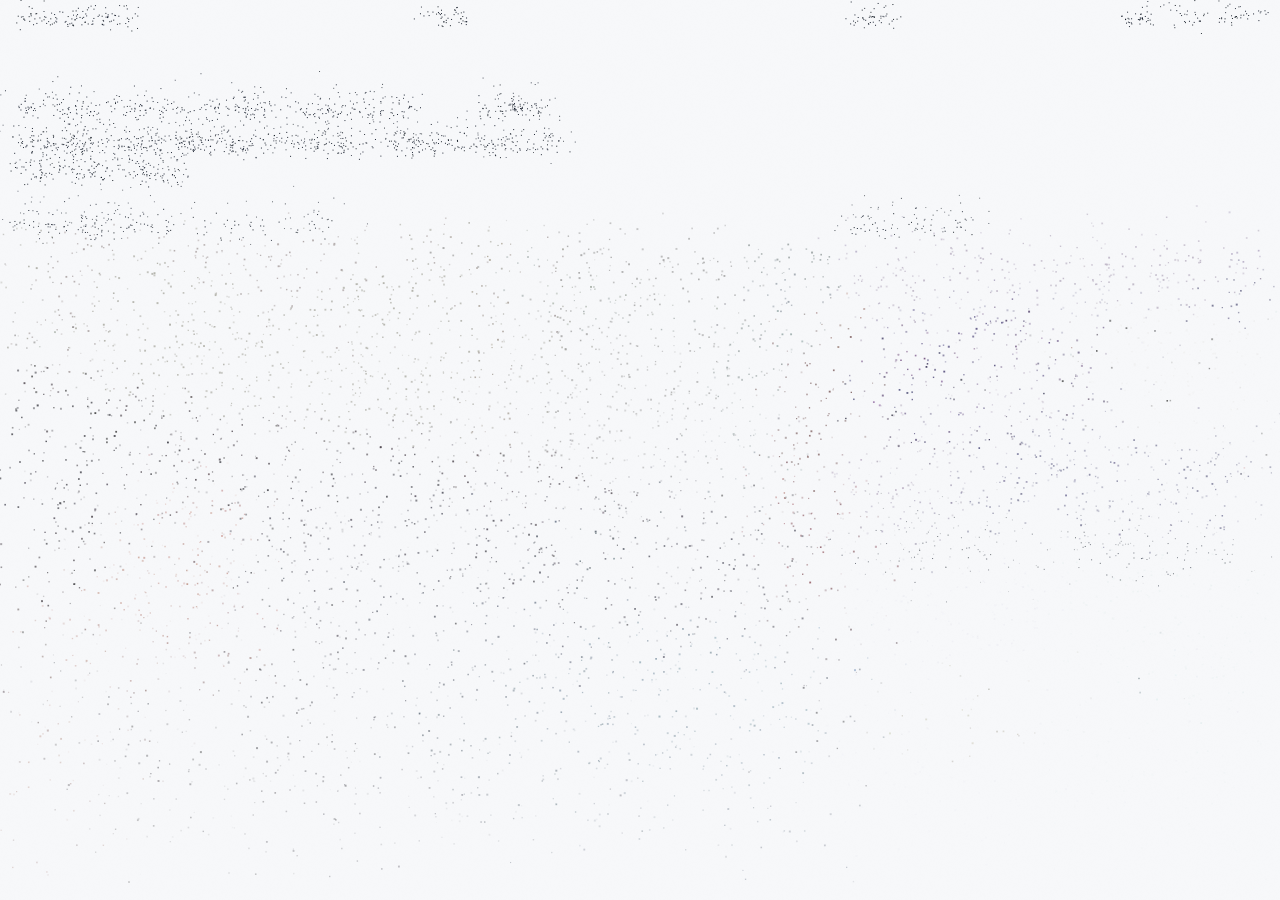
<file: index.html>
<!DOCTYPE html>
<html lang="en">
<head>
  <meta charset="utf-8">
  <meta name="color-scheme" content="light dark">
  <meta name="viewport" content="width=device-width, initial-scale=1">
  <title>Hanna Zubchenko · Product designer and design lead</title>
  <meta name="description" content="Hanna Zubchenko, product designer in Oslo at Cisco. I design enterprise tools that turn complex data into clear next steps.">
  <script>
    // Apply saved theme before first paint (no flash). "system" follows the device.
    (function () {
      var t = 'system';
      try { t = localStorage.getItem('theme') || 'system'; } catch (e) {}
      document.documentElement.dataset.theme = t;
    })();
    // First visit or refresh: show the loader (not when moving between pages, going back, or with reduce motion).
    (function () {
      try {
        var nav = performance.getEntriesByType('navigation')[0], type = nav ? nav.type : 'navigate';
        // Moving between pages on this site is marked just before leaving (see main.js),
        // so a fresh visit or a refresh always gets the loader, even inside a preview frame.
        var internal = false;
        try { internal = sessionStorage.getItem('hzInternal') === '1'; sessionStorage.removeItem('hzInternal'); } catch (e) {}
        var calm = window.matchMedia('(prefers-reduced-motion: reduce)').matches;
        if (!calm && type !== 'back_forward' && !(type === 'navigate' && internal)) document.documentElement.classList.add('boot');
      } catch (e) {}
    })();
  </script>
  <link rel="stylesheet" href="styles.css?v=202611281105">
</head>
<body class="is-landing">
  <div class="page">
    <header class="nav">
      <a href="./" class="nav__item">Hanna Zubchenko</a>
      <a href="about.html" class="nav__item">About</a>
      <a href="contact.html" class="nav__item">Contact</a>
      <div class="theme" role="group" aria-label="Color theme">
        <button type="button" data-theme-set="light">Light</button>
        <button type="button" data-theme-set="dark">Dark</button>
        <button type="button" data-theme-set="system">System</button>
      </div>
    </header>

    <p class="intro" data-roll>
      <span>Product designer in Oslo, currently at <span class="org"><svg class="org__mark" viewBox="0 0 108 28" aria-hidden="true" focusable="false"><defs><path id="cb-s" d="M0 22.769a2.348 2.348 0 0 0 3.935 1.545c.434-.403.7-.955.744-1.545v-5.2a2.34 2.34 0 0 0-4.679 0v5.2"/><path id="cb-t" d="M12.95 22.769a2.349 2.349 0 0 0 2.34 2.171 2.346 2.346 0 0 0 2.339-2.171V11.112a2.341 2.341 0 0 0-4.679 0V22.77"/><path id="cb-g" d="M25.832 27.464a2.345 2.345 0 0 0 4.678 0V2.249a2.342 2.342 0 0 0-4.678 0v25.215"/></defs><g fill="currentColor"><use href="#cb-s"/><use href="#cb-t"/><use href="#cb-g"/><use href="#cb-t" x="25.875"/><use href="#cb-s" x="51.75"/><use href="#cb-t" x="51.75"/><use href="#cb-g" x="51.75"/><use href="#cb-t" x="77.625"/><use href="#cb-s" x="103.375"/></g></svg>Cisco</span></span>
      <span>I design enterprise tools that turn complex data into clear next steps.</span>
    </p>

    <main class="work">
      <a href="workspace-advisor.html" class="tile tile--feature">
        <span class="tile__label" style="view-transition-name:workspace-advisor-title;view-transition-class:vt-title">Cisco Workspace Advisor <span class="tile__kicker">A Control Hub feature</span></span>
        <span class="tile__media" style="--tile-bg:#d9d9d9;view-transition-name:workspace-advisor-media;view-transition-class:vt-media">
          <video class="cover" muted loop playsinline preload="auto"
                 poster="assets/workspace-advisor-poster.jpg"
                 aria-label="A Cisco device scans a meeting room and rebuilds it in 3D in Control Hub">
            <source src="assets/workspace-advisor-loop.mp4" type="video/mp4">
          </video>
        </span>
      </a>

      <div class="work__side">
        <a href="control-hub.html" class="tile">
          <span class="tile__label" style="view-transition-name:control-hub-title;view-transition-class:vt-title">Cisco Control Hub</span>
          <span class="tile__media" style="--tile-bg:#d9d9d9;view-transition-name:control-hub-media;view-transition-class:vt-media">
            <video class="cover" muted loop playsinline preload="auto"
                   poster="assets/control-hub-poster.webp"
                   aria-label="3D meeting rooms in Control Hub, each with its live status and devices">
              <source src="assets/control-hub-loop.mp4" type="video/mp4">
            </video>
          </span>
        </a>

        <div class="work__pair">
          <a href="volue-gemini.html" class="tile">
            <span class="tile__label" style="view-transition-name:volue-gemini-title;view-transition-class:vt-title">Volue Gemini Connected</span>
            <span class="tile__media" style="--tile-bg:#e9edf3;view-transition-name:volue-gemini-media;view-transition-class:vt-media">
              <img src="assets/volue-gemini.webp" alt="Construction project app showing a 3D terrain model" class="contain">
            </span>
          </a>
          <a href="volue-wave.html" class="tile">
            <span class="tile__label" style="view-transition-name:volue-wave-title;view-transition-class:vt-title">Volue Wave design system</span>
            <span class="tile__media" style="--tile-bg:#ebf1f5;view-transition-name:volue-wave-media;view-transition-class:vt-media">
              <img src="assets/volue-wave.webp" alt="Layout diagram of navigation, form and map regions" class="contain">
            </span>
          </a>
        </div>
      </div>
    </main>
  </div>
  <script src="main.js?v=202611281105" defer></script>
</body>
</html>
</file>
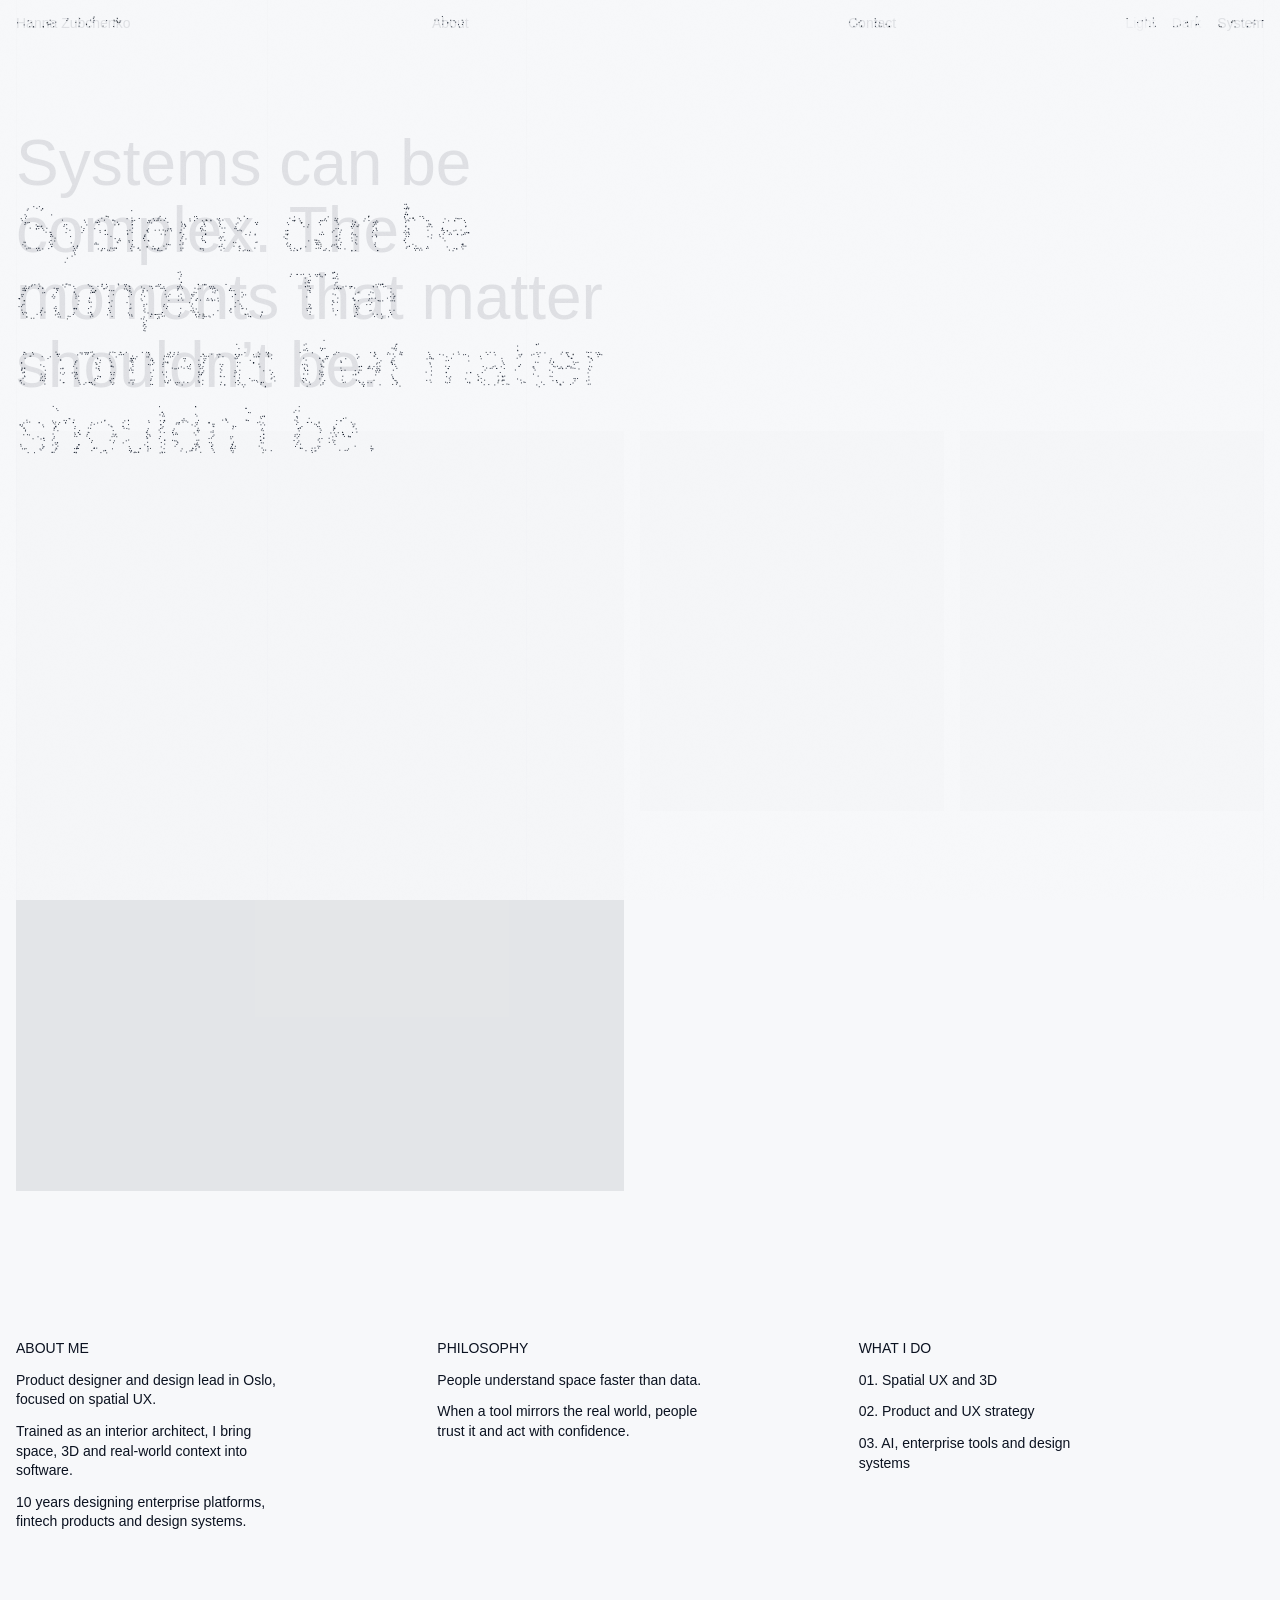
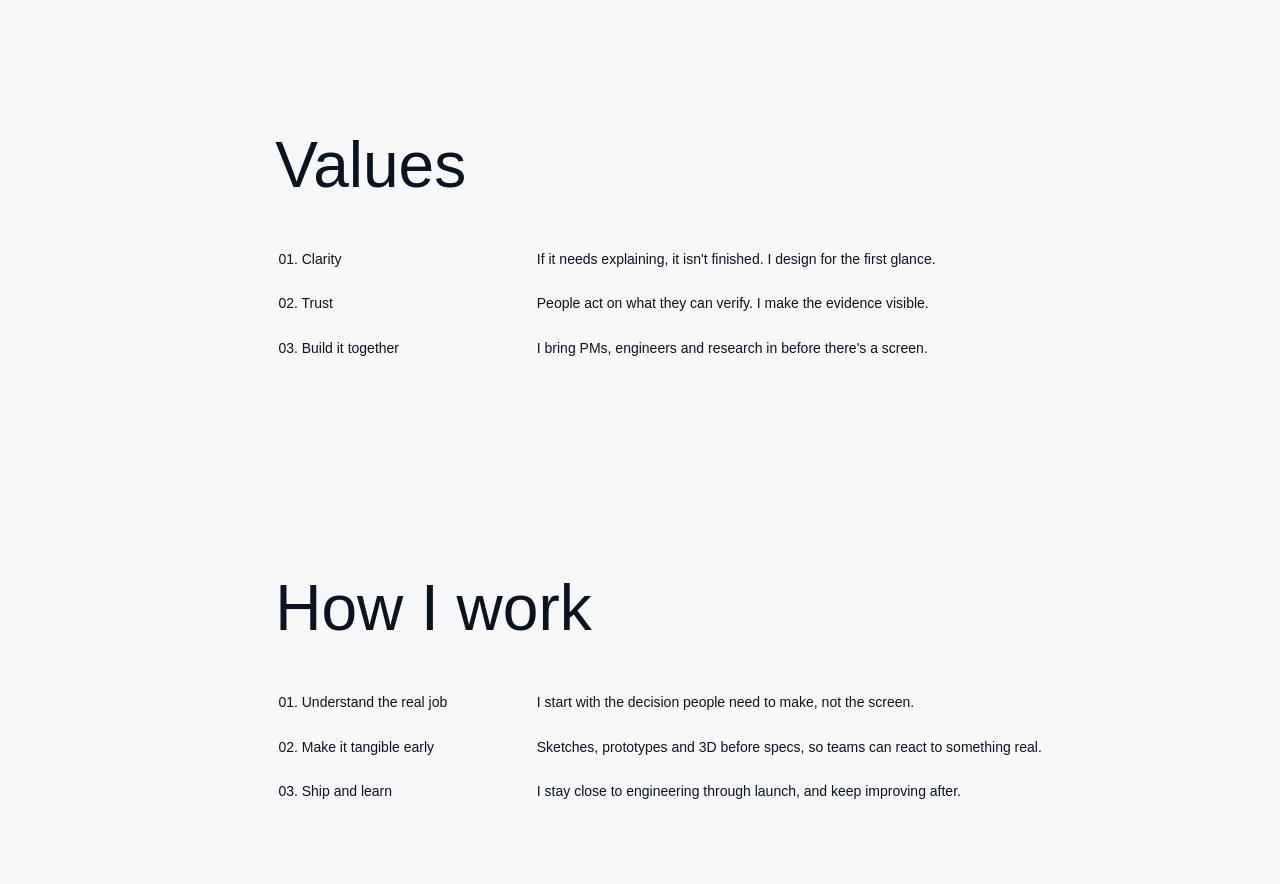
<file: about.html>
<!DOCTYPE html>
<html lang="en">
<head>
  <meta charset="utf-8">
  <meta name="color-scheme" content="light dark">
  <meta name="viewport" content="width=device-width, initial-scale=1">
  <title>About · Hanna Zubchenko</title>
  <meta name="description" content="About Hanna Zubchenko: product designer working on enterprise tools, AI and spatial UX.">
  <script>
    // Apply saved theme before first paint (no flash). "system" follows the device.
    (function () {
      var t = 'system';
      try { t = localStorage.getItem('theme') || 'system'; } catch (e) {}
      document.documentElement.dataset.theme = t;
    })();
    // First visit or refresh: show the loader (not when moving between pages, going back, or with reduce motion).
    (function () {
      try {
        var nav = performance.getEntriesByType('navigation')[0], type = nav ? nav.type : 'navigate';
        // Moving between pages on this site is marked just before leaving (see main.js),
        // so a fresh visit or a refresh always gets the loader, even inside a preview frame.
        var internal = false;
        try { internal = sessionStorage.getItem('hzInternal') === '1'; sessionStorage.removeItem('hzInternal'); } catch (e) {}
        var calm = window.matchMedia('(prefers-reduced-motion: reduce)').matches;
        if (!calm && type !== 'back_forward' && !(type === 'navigate' && internal)) document.documentElement.classList.add('boot');
      } catch (e) {}
    })();
  </script>
  <link rel="stylesheet" href="styles.css?v=202611281105">
</head>
<body class="is-case is-about">
  <div class="cs">
    <header class="nav">
      <a href="./" class="nav__item">Hanna Zubchenko</a>
      <a href="about.html" class="nav__item">About</a>
      <a href="contact.html" class="nav__item">Contact</a>
      <div class="theme" role="group" aria-label="Color theme">
        <button type="button" data-theme-set="light">Light</button>
        <button type="button" data-theme-set="dark">Dark</button>
        <button type="button" data-theme-set="system">System</button>
      </div>
    </header>

    <main class="cs__body">
      <section class="cs__intro">
        <div class="cs__heading">
          <h1 class="cs__title about__title">Systems can be complex. The moments that matter shouldn’t&nbsp;be.</h1>
        </div>
        <div class="about__photos">
          <div class="about__photo" aria-hidden="true"></div>
          <div class="about__photo" aria-hidden="true"></div>
          <div class="about__photo" aria-hidden="true"></div>
        </div>
      </section>

      <section class="cs__summary">
        <div class="cs__facts about__facts">
          <div class="cs__col cs__col--3">
            <h2 class="cs__label" data-roll>About me</h2>
            <div class="cs__lines" data-roll data-roll-delay="70">
              <p>Product designer and design lead in Oslo, focused on spatial UX.</p>
              <p>Trained as an interior architect, I bring space, 3D and real-world context into software.</p>
              <p>10 years designing enterprise platforms, fintech products and design systems.</p>
            </div>
          </div>
          <div class="cs__col cs__col--3">
            <h2 class="cs__label" data-roll>Philosophy</h2>
            <div class="cs__lines" data-roll data-roll-delay="140">
              <p>People understand space faster than data.</p>
              <p>When a tool mirrors the real world, people trust it and act with confidence.</p>
            </div>
          </div>
          <div class="cs__col cs__col--3">
            <h2 class="cs__label" data-roll>What I do</h2>
            <div class="cs__lines" data-roll data-roll-delay="210">
              <p>01. Spatial UX and 3D</p>
              <p>02. Product and UX strategy</p>
              <p>03. AI, enterprise tools and design systems</p>
            </div>
          </div>
        </div>
      </section>

      <section class="cs__learnings">
        <div class="cs__statement cs__statement--top" data-roll>
          <h2 class="cs__big">Values</h2>
        </div>
        <div class="cs__learn-grid">
          <div class="cs__learn-list" data-roll data-roll-delay="120">
            <div class="cs__learn"><p>01. Clarity</p><p>If it needs explaining, it isn't finished. I design for the first glance.</p></div>
            <div class="cs__learn"><p>02. Trust</p><p>People act on what they can verify. I make the evidence visible.</p></div>
            <div class="cs__learn"><p>03. Build it together</p><p>I bring PMs, engineers and research in before there's a screen.</p></div>
          </div>
        </div>
      </section>

      <section class="cs__learnings">
        <div class="cs__statement cs__statement--top" data-roll>
          <h2 class="cs__big">How I work</h2>
        </div>
        <div class="cs__learn-grid">
          <div class="cs__learn-list" data-roll data-roll-delay="120">
            <div class="cs__learn"><p>01. Understand the real job</p><p>I start with the decision people need to make, not the screen.</p></div>
            <div class="cs__learn"><p>02. Make it tangible early</p><p>Sketches, prototypes and 3D before specs, so teams can react to something real.</p></div>
            <div class="cs__learn"><p>03. Ship and learn</p><p>I stay close to engineering through launch, and keep improving after.</p></div>
          </div>
        </div>
      </section>
    </main>
  </div>
  <script src="main.js?v=202611281105" defer></script>
</body>
</html>
</file>
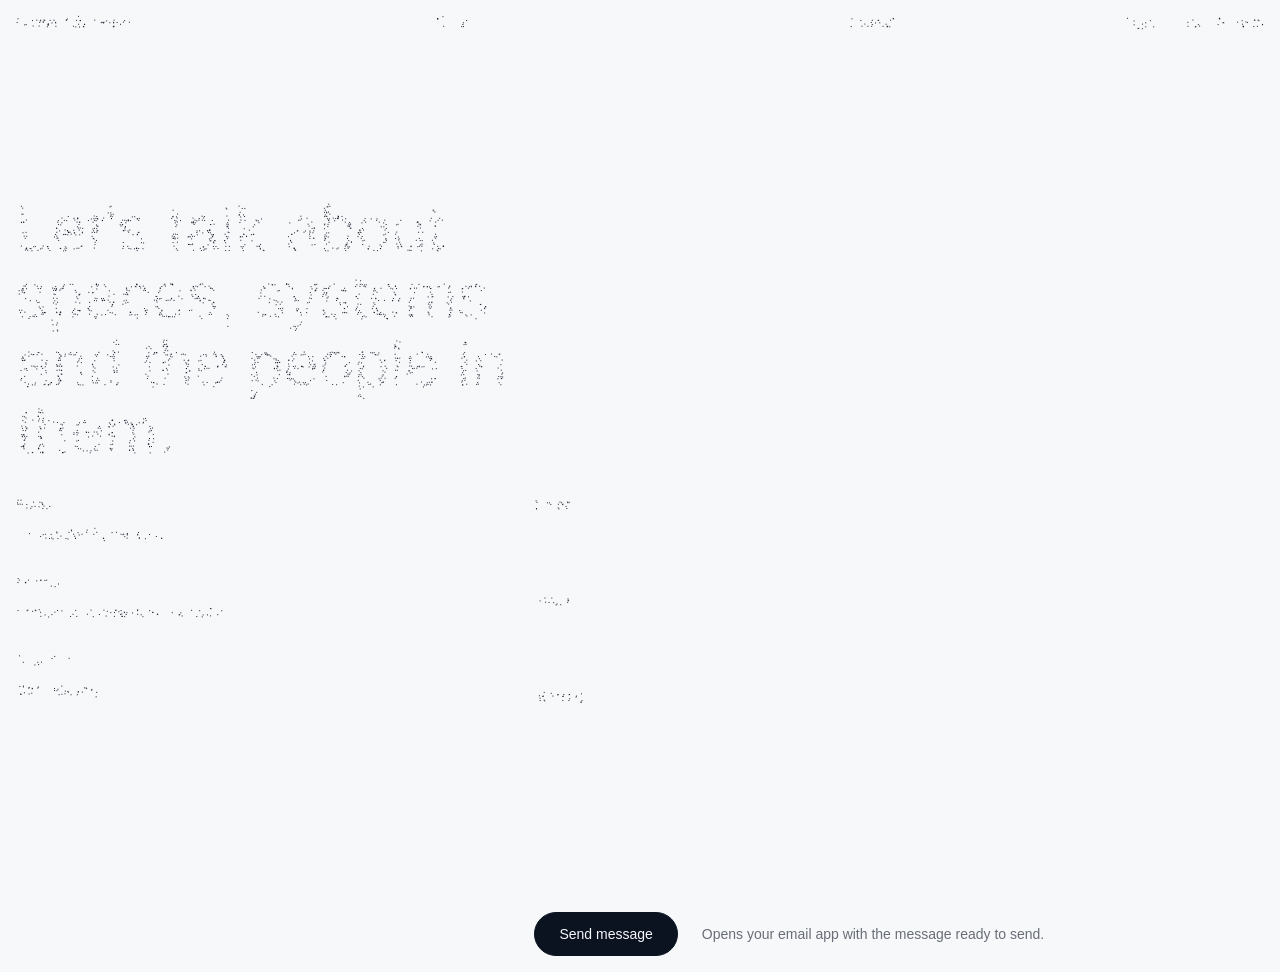
<file: contact.html>
<!DOCTYPE html>
<html lang="en">
<head>
  <meta charset="utf-8">
  <meta name="color-scheme" content="light dark">
  <meta name="viewport" content="width=device-width, initial-scale=1">
  <title>Contact · Hanna Zubchenko</title>
  <meta name="description" content="Get in touch with Hanna Zubchenko, product designer in Oslo.">
  <script>
    // Apply saved theme before first paint (no flash). "system" follows the device.
    (function () {
      var t = 'system';
      try { t = localStorage.getItem('theme') || 'system'; } catch (e) {}
      document.documentElement.dataset.theme = t;
    })();
    // First visit or refresh: show the loader (not when moving between pages, going back, or with reduce motion).
    (function () {
      try {
        var nav = performance.getEntriesByType('navigation')[0], type = nav ? nav.type : 'navigate';
        // Moving between pages on this site is marked just before leaving (see main.js),
        // so a fresh visit or a refresh always gets the loader, even inside a preview frame.
        var internal = false;
        try { internal = sessionStorage.getItem('hzInternal') === '1'; sessionStorage.removeItem('hzInternal'); } catch (e) {}
        var calm = window.matchMedia('(prefers-reduced-motion: reduce)').matches;
        if (!calm && type !== 'back_forward' && !(type === 'navigate' && internal)) document.documentElement.classList.add('boot');
      } catch (e) {}
    })();
  </script>
  <link rel="stylesheet" href="styles.css?v=202611281105">
</head>
<body class="is-case is-contact">
  <div class="cs">
    <header class="nav">
      <a href="./" class="nav__item">Hanna Zubchenko</a>
      <a href="about.html" class="nav__item">About</a>
      <a href="contact.html" class="nav__item">Contact</a>
      <div class="theme" role="group" aria-label="Color theme">
        <button type="button" data-theme-set="light">Light</button>
        <button type="button" data-theme-set="dark">Dark</button>
        <button type="button" data-theme-set="system">System</button>
      </div>
    </header>

    <main class="cs__body">
      <section class="cs__intro">
        <div class="cs__heading">
          <h1 class="cs__title contact__title">Let's talk about spaces, systems and the people in them.</h1>
        </div>
      </section>

      <section class="contact">
        <div class="contact__info" data-roll>
          <div>
            <h2 class="cs__label">Email</h2>
            <p class="contact__value"><a href="mailto:annazubka@gmail.com" data-email>annazubka@gmail.com</a></p>
          </div>
          <div>
            <h2 class="cs__label">LinkedIn</h2>
            <p class="contact__value"><a href="https://www.linkedin.com/in/hanna-zubchenko/" rel="noopener">linkedin.com/in/hanna-zubchenko</a></p>
          </div>
          <div>
            <h2 class="cs__label">Based in</h2>
            <p class="contact__value">Oslo, Norway</p>
          </div>
        </div>

        <form class="contact__form" data-roll data-roll-delay="140" novalidate>
          <label class="field">
            <span class="cs__label">Name</span>
            <input name="name" type="text" autocomplete="name" required>
          </label>
          <label class="field">
            <span class="cs__label">Email</span>
            <input name="email" type="email" autocomplete="email" required>
          </label>
          <label class="field">
            <span class="cs__label">Message</span>
            <textarea name="message" rows="5" required></textarea>
          </label>
          <div class="contact__actions">
            <button type="submit" class="button">Send message</button>
            <p class="contact__hint" aria-live="polite">Opens your email app with the message ready to send.</p>
          </div>
        </form>
      </section>
    </main>
  </div>
  <script src="main.js?v=202611281105" defer></script>
</body>
</html>
</file>
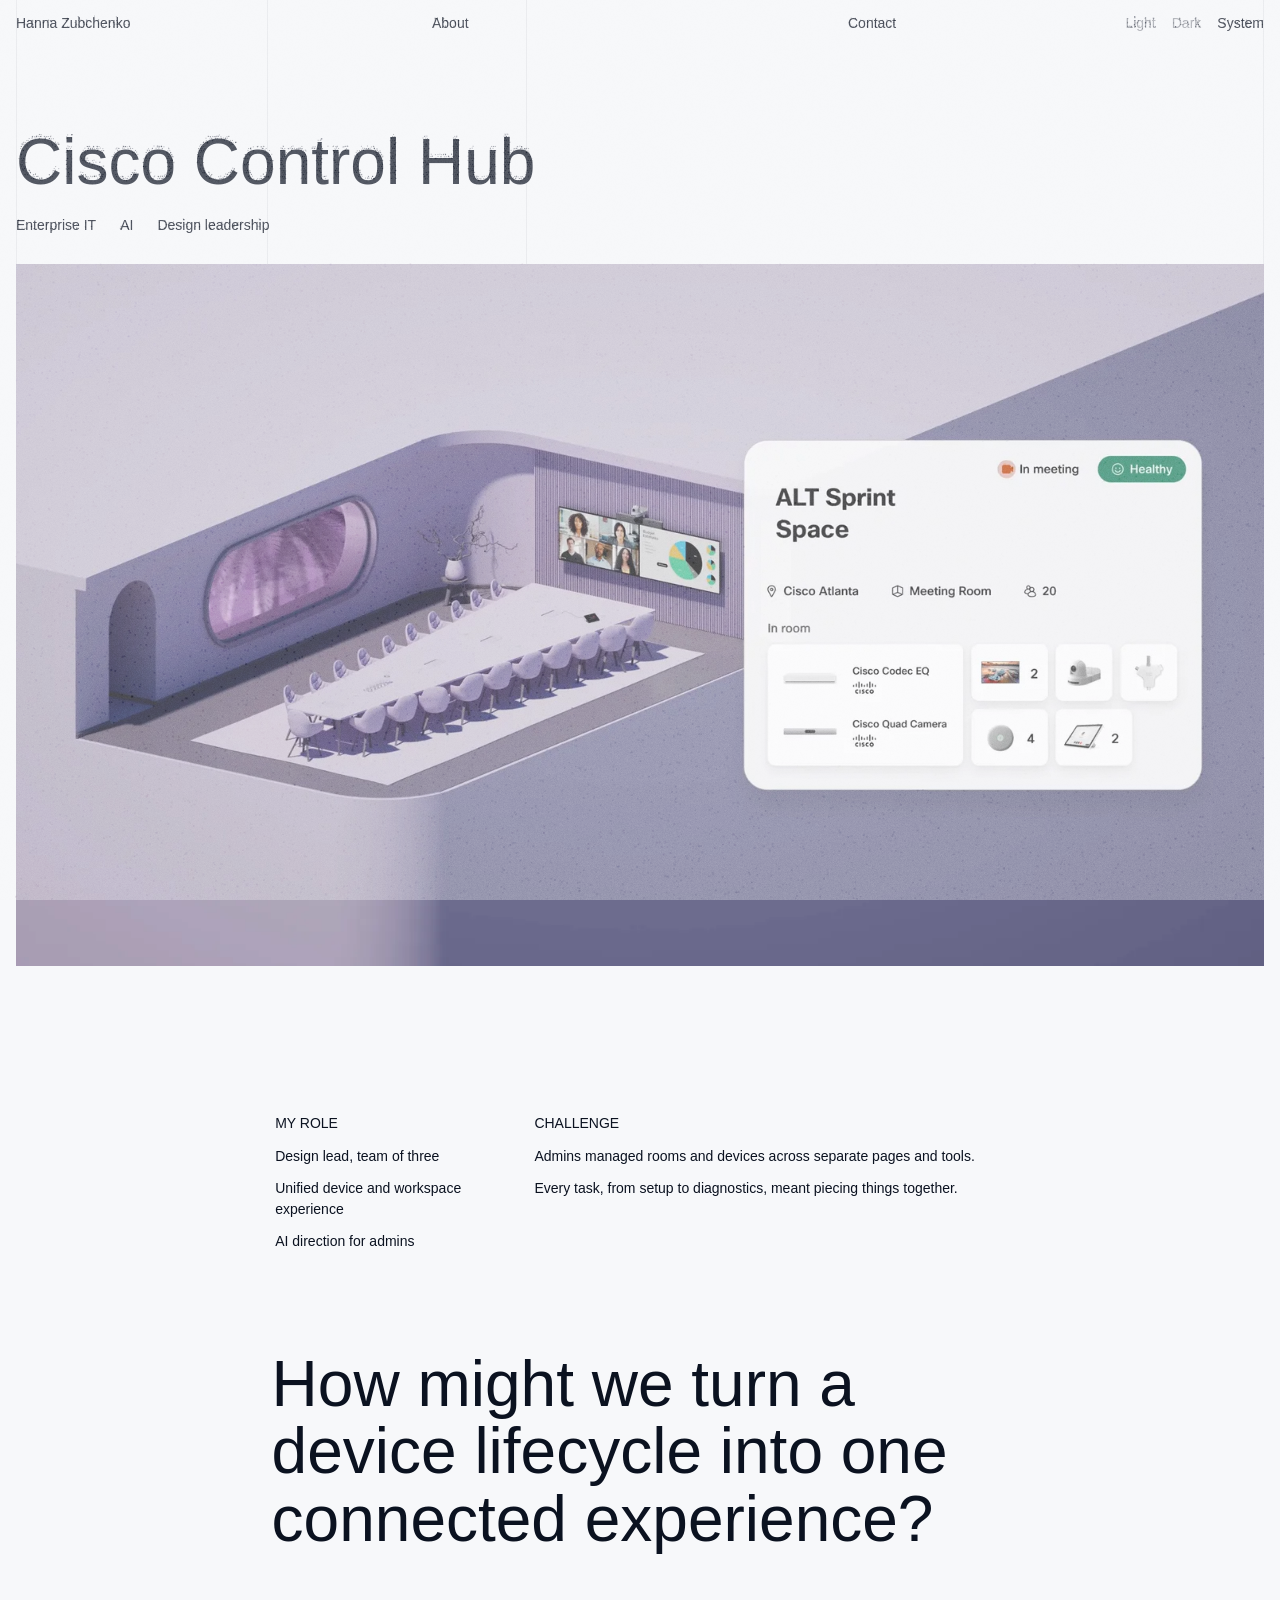
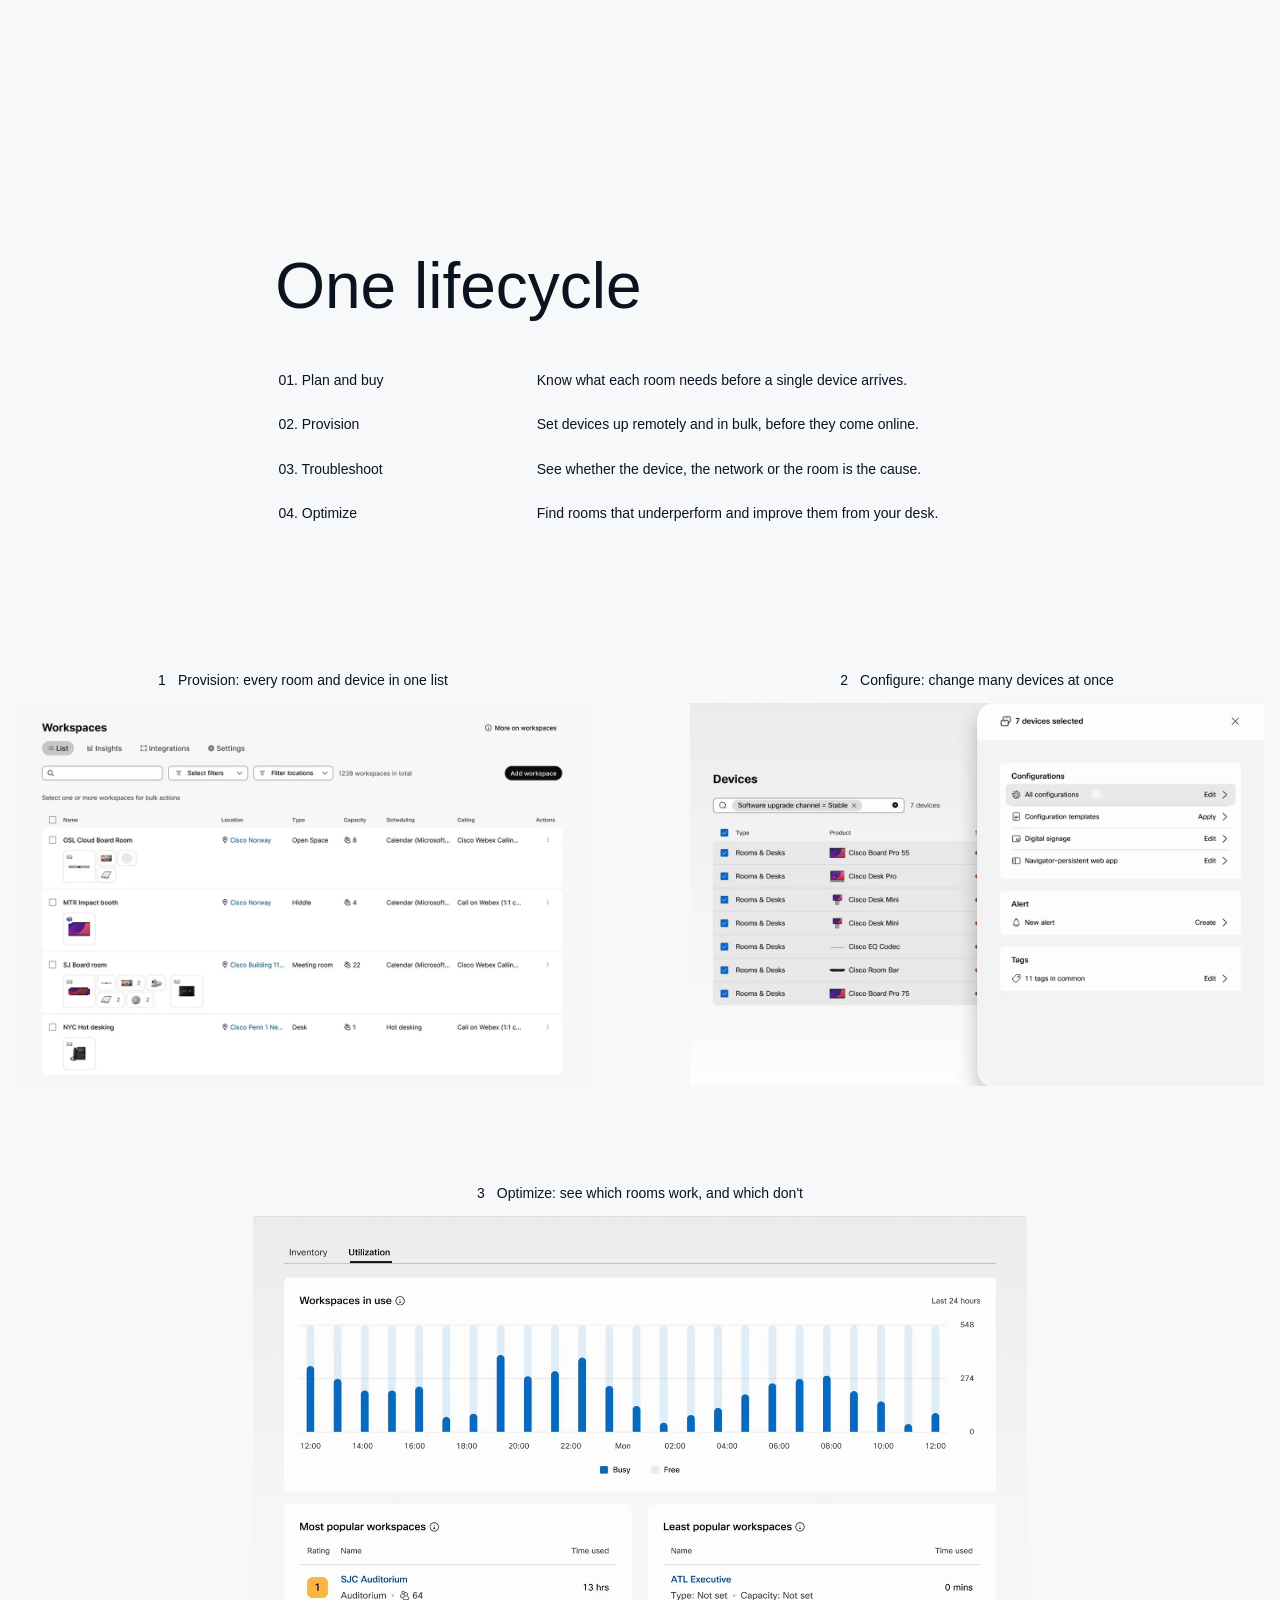
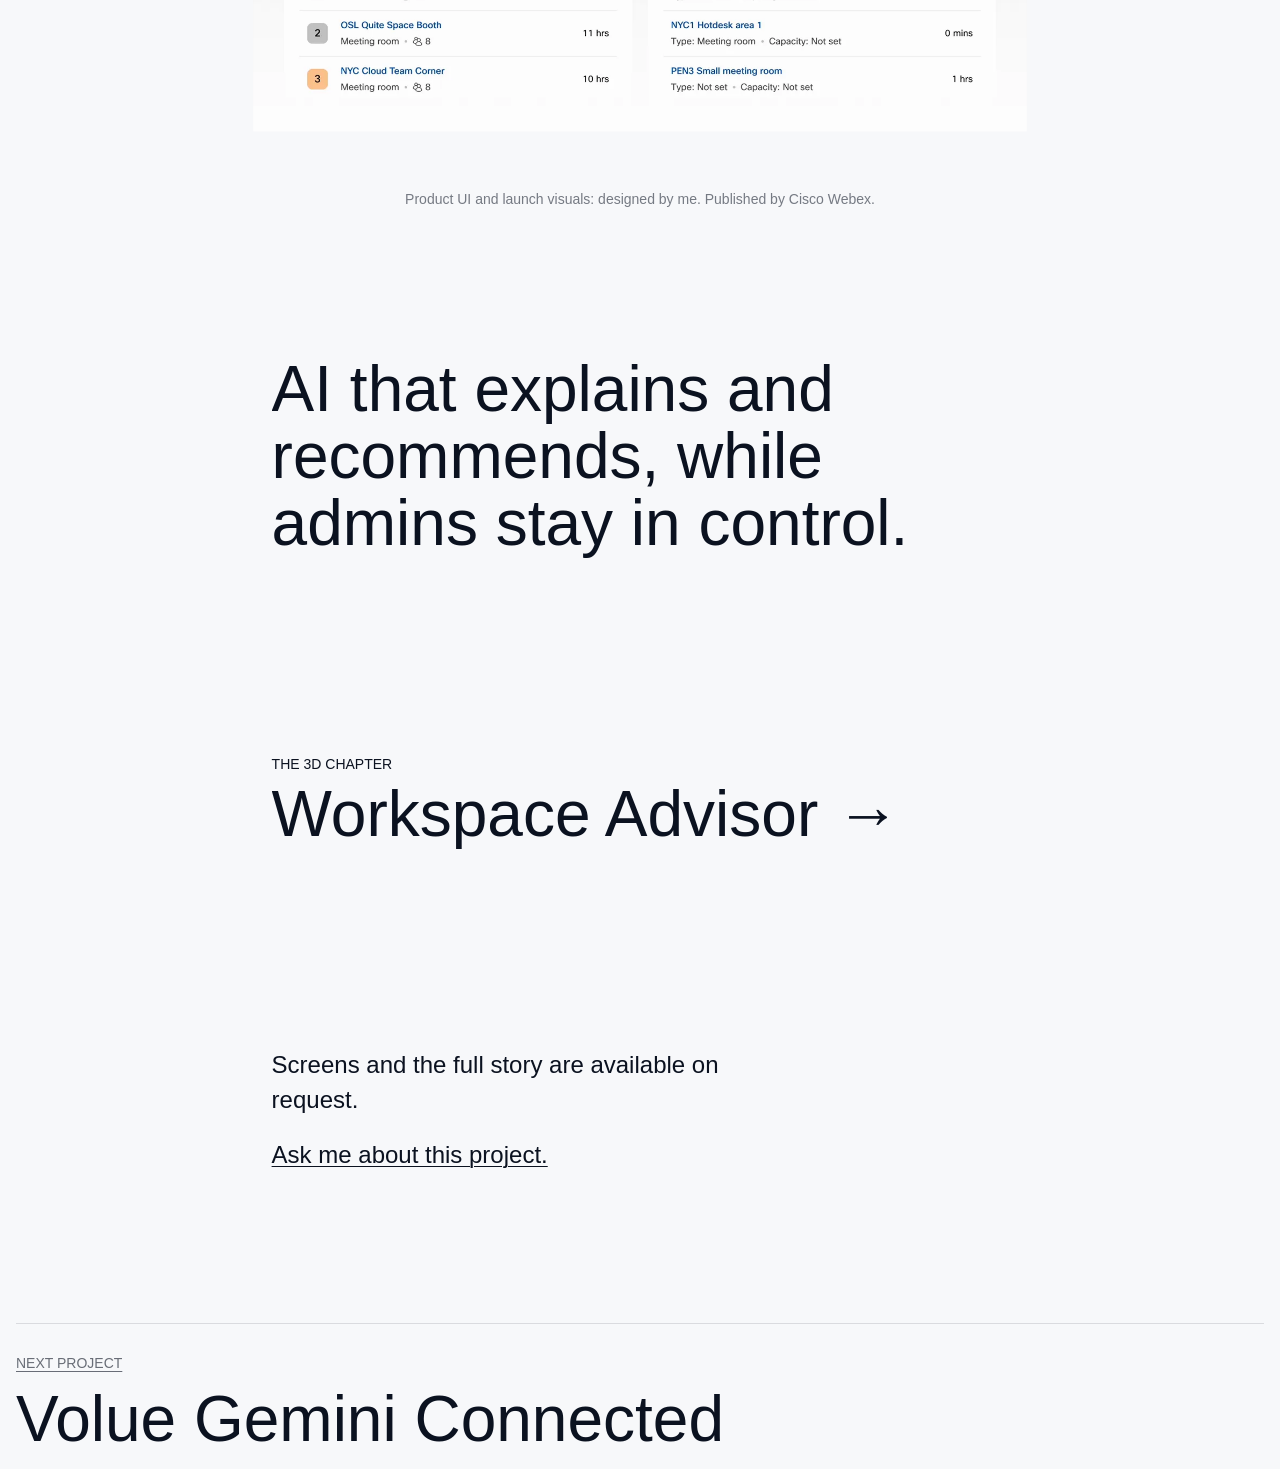
<file: control-hub.html>
<!DOCTYPE html>
<html lang="en">
<head>
  <meta charset="utf-8">
  <meta name="color-scheme" content="light dark">
  <meta name="viewport" content="width=device-width, initial-scale=1">
  <title>Cisco Control Hub · Hanna Zubchenko</title>
  <meta name="description" content="Cisco Control Hub: case study by Hanna Zubchenko.">
  <script>
    // Apply saved theme before first paint (no flash). "system" follows the device.
    (function () {
      var t = 'system';
      try { t = localStorage.getItem('theme') || 'system'; } catch (e) {}
      document.documentElement.dataset.theme = t;
    })();
    // First visit or refresh: show the loader (not when moving between pages, going back, or with reduce motion).
    (function () {
      try {
        var nav = performance.getEntriesByType('navigation')[0], type = nav ? nav.type : 'navigate';
        // Moving between pages on this site is marked just before leaving (see main.js),
        // so a fresh visit or a refresh always gets the loader, even inside a preview frame.
        var internal = false;
        try { internal = sessionStorage.getItem('hzInternal') === '1'; sessionStorage.removeItem('hzInternal'); } catch (e) {}
        var calm = window.matchMedia('(prefers-reduced-motion: reduce)').matches;
        if (!calm && type !== 'back_forward' && !(type === 'navigate' && internal)) document.documentElement.classList.add('boot');
      } catch (e) {}
    })();
  </script>
  <link rel="stylesheet" href="styles.css?v=202611281105">
</head>
<body class="is-case">
  <div class="cs">
    <header class="nav">
      <a href="./" class="nav__item">Hanna Zubchenko</a>
      <a href="about.html" class="nav__item">About</a>
      <a href="contact.html" class="nav__item">Contact</a>
      <div class="theme" role="group" aria-label="Color theme">
        <button type="button" data-theme-set="light">Light</button>
        <button type="button" data-theme-set="dark">Dark</button>
        <button type="button" data-theme-set="system">System</button>
      </div>
    </header>

    <main class="cs__body">
      <section class="cs__intro">
        <div class="cs__heading">
          <h1 class="cs__title" style="view-transition-name:control-hub-title;view-transition-class:vt-title">Cisco Control Hub</h1>
          <ul class="cs__tags">
            <li>Enterprise IT</li>
            <li>AI</li>
            <li>Design leadership</li>
          </ul>
        </div>
        <div class="cs__hero" style="view-transition-name:control-hub-media;view-transition-class:vt-media">
          <video class="cs__fill" autoplay muted loop playsinline preload="auto"
                 poster="assets/control-hub-poster.webp"
                 aria-label="3D meeting rooms in Control Hub, each with its live status and devices">
            <source src="assets/control-hub-loop.mp4" type="video/mp4">
          </video>
        </div>
      </section>

      <section class="cs__summary">
        <div class="cs__facts">
          <div class="cs__col cs__col--2">
            <h2 class="cs__label" data-roll>My role</h2>
            <div class="cs__lines" data-roll data-roll-delay="70">
              <p>Design lead, team of three</p>
              <p>Unified device and workspace experience</p>
              <p>AI direction for admins</p>
            </div>
          </div>
          <div class="cs__col cs__col--3">
            <h2 class="cs__label" data-roll data-roll-delay="140">Challenge</h2>
            <div class="cs__lines" data-roll data-roll-delay="210">
              <p>Admins managed rooms and devices across separate pages and tools.</p>
              <p>Every task, from setup to diagnostics, meant piecing things together.</p>
            </div>
          </div>
        </div>
        <div class="cs__statement cs__statement--hmw" data-roll>
          <p class="cs__big">How might we turn a device lifecycle into one connected experience?</p>
        </div>
      </section>

      <section class="cs__learnings">
        <div class="cs__statement cs__statement--top" data-roll>
          <h2 class="cs__big">One lifecycle</h2>
        </div>
        <div class="cs__learn-grid">
          <div class="cs__learn-list" data-roll data-roll-delay="120">
            <div class="cs__learn"><p>01. Plan and buy</p><p>Know what each room needs before a single device arrives.</p></div>
            <div class="cs__learn"><p>02. Provision</p><p>Set devices up remotely and in bulk, before they come online.</p></div>
            <div class="cs__learn"><p>03. Troubleshoot</p><p>See whether the device, the network or the room is the cause.</p></div>
            <div class="cs__learn"><p>04. Optimize</p><p>Find rooms that underperform and improve them from your desk.</p></div>
          </div>
        </div>
      </section>

      <div class="cs__duo">
        <figure class="cs__shot">
          <figcaption data-roll class="caption"><span class="caption__no">1</span><span>Provision: every room and device in one list</span></figcaption>
          <div class="sheet">
<div class="cs__frame cs__frame--ui">
            <img class="cs__fill" src="assets/ch-inventory.webp" alt="Control Hub workspaces list: each room with its location, type, capacity and devices, ready for bulk actions" loading="lazy">
          </div>
          </div>
        </figure>
        <figure class="cs__shot">
          <figcaption data-roll class="caption"><span class="caption__no">2</span><span>Configure: change many devices at once</span></figcaption>
          <div class="sheet">
<div class="cs__frame cs__frame--ui">
            <video class="cs__fill" autoplay muted loop playsinline preload="metadata" poster="assets/ch-take-action-poster.webp" aria-label="Control Hub devices list: seven devices selected, then configured together in one guided flow">
              <source src="assets/ch-take-action.mp4" type="video/mp4">
            </video>
          </div>
          </div>
        </figure>
      </div>

      <figure class="cs__shot cs__shot--wide">
        <figcaption data-roll class="caption"><span class="caption__no">3</span><span>Optimize: see which rooms work, and which don't</span></figcaption>
        <div class="sheet">
<div class="cs__frame cs__frame--ui">
          <video class="cs__fill" autoplay muted loop playsinline preload="metadata" poster="assets/ch-optimize-poster.webp" aria-label="Control Hub utilization view: workspaces in use over 24 hours, with the most and least popular rooms">
            <source src="assets/ch-optimize.mp4" type="video/mp4">
          </video>
        </div>
        </div>
      </figure>
      <p class="cs__credit" data-roll>Product UI and launch visuals: designed by me. Published by Cisco Webex.</p>

      <section class="cs__summary">
        <div class="cs__statement" data-roll>
          <p class="cs__big">AI that explains and recommends, while admins stay in control.</p>
        </div>
      </section>

      <section class="cs__statement" data-roll>
        <a class="cs__chapter" href="workspace-advisor.html">
          <span class="cs__label">The 3D chapter</span>
          <span class="cs__big">Workspace Advisor →</span>
        </a>
      </section>

      <section class="cs__statement" data-roll>
        <p class="cs__lines cta">Screens and the full story are available on request. <a href="contact.html">Ask me about this project.</a></p>
      </section>
      <a class="next" href="volue-gemini.html">
        <span class="cs__label">Next project</span>
        <span class="next__title">Volue Gemini Connected</span>
      </a>
    </main>
  </div>
  <script src="main.js?v=202611281105" defer></script>
</body>
</html>
</file>
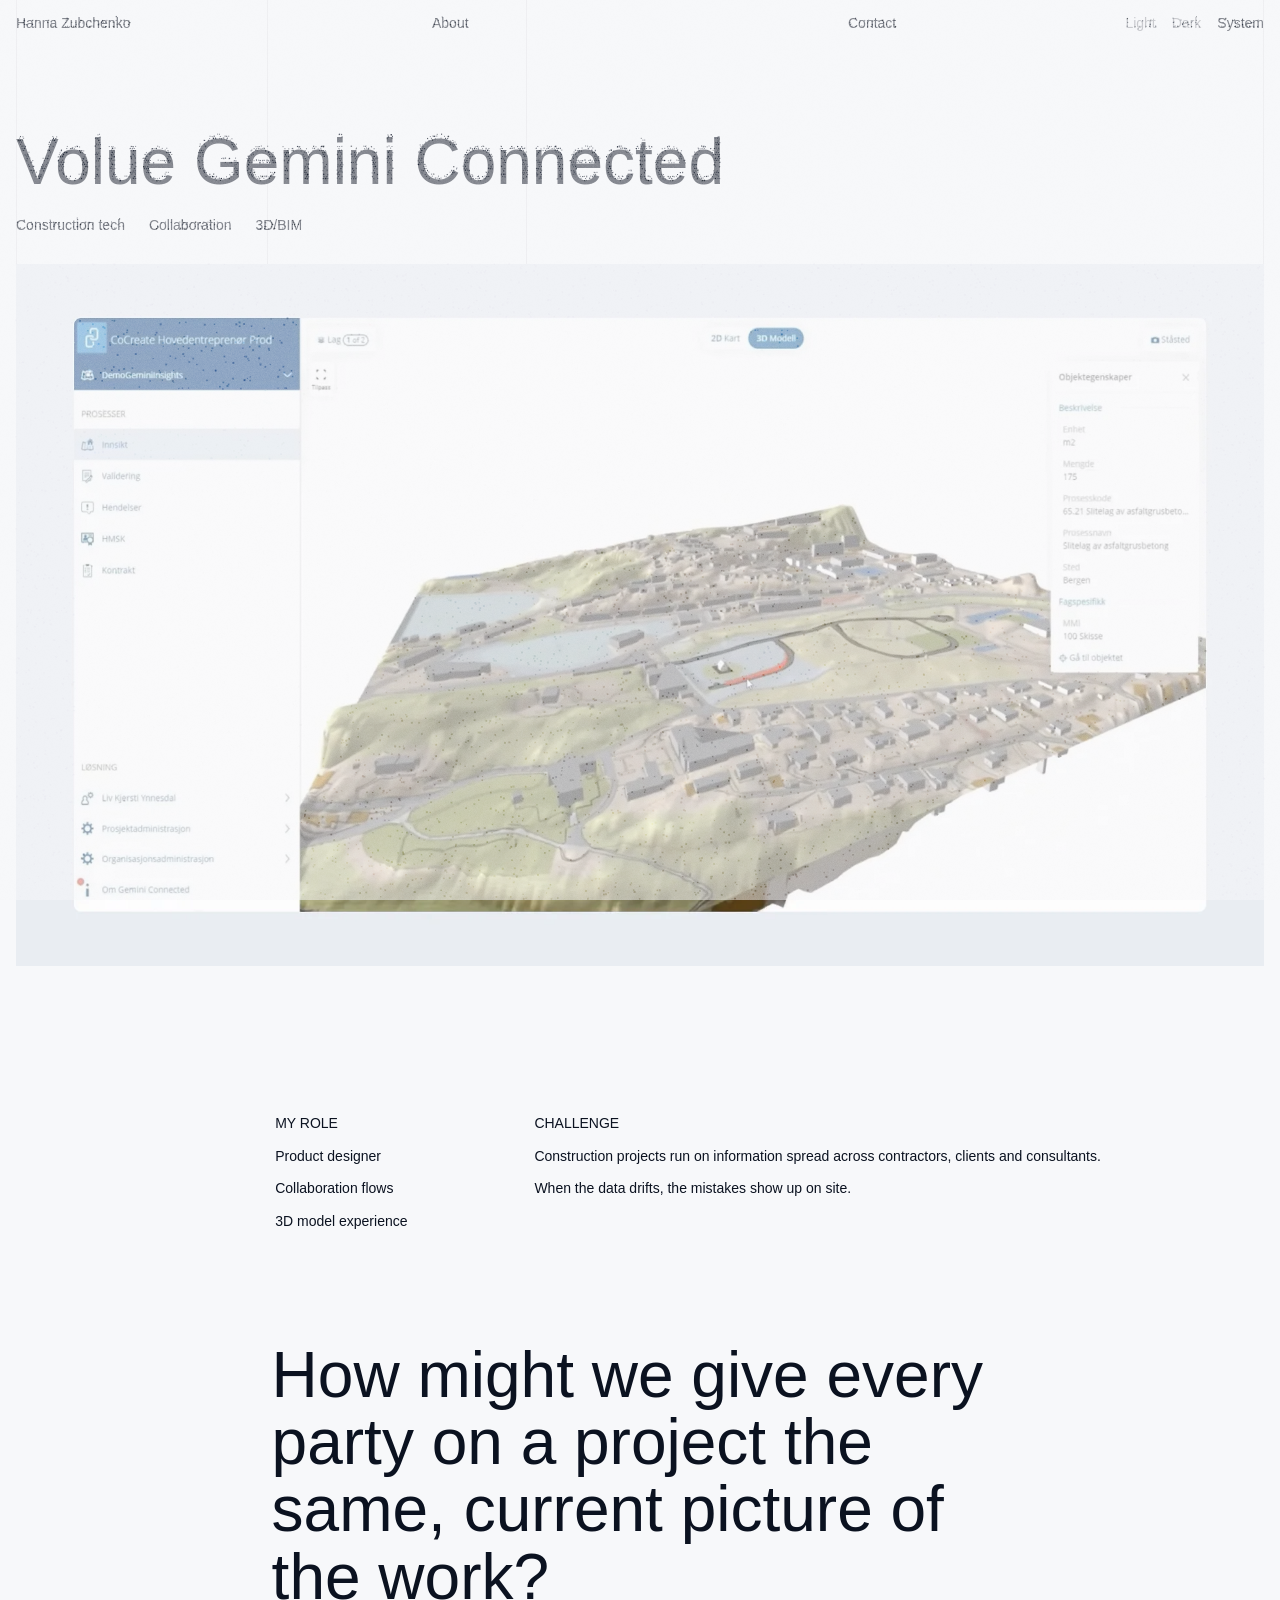
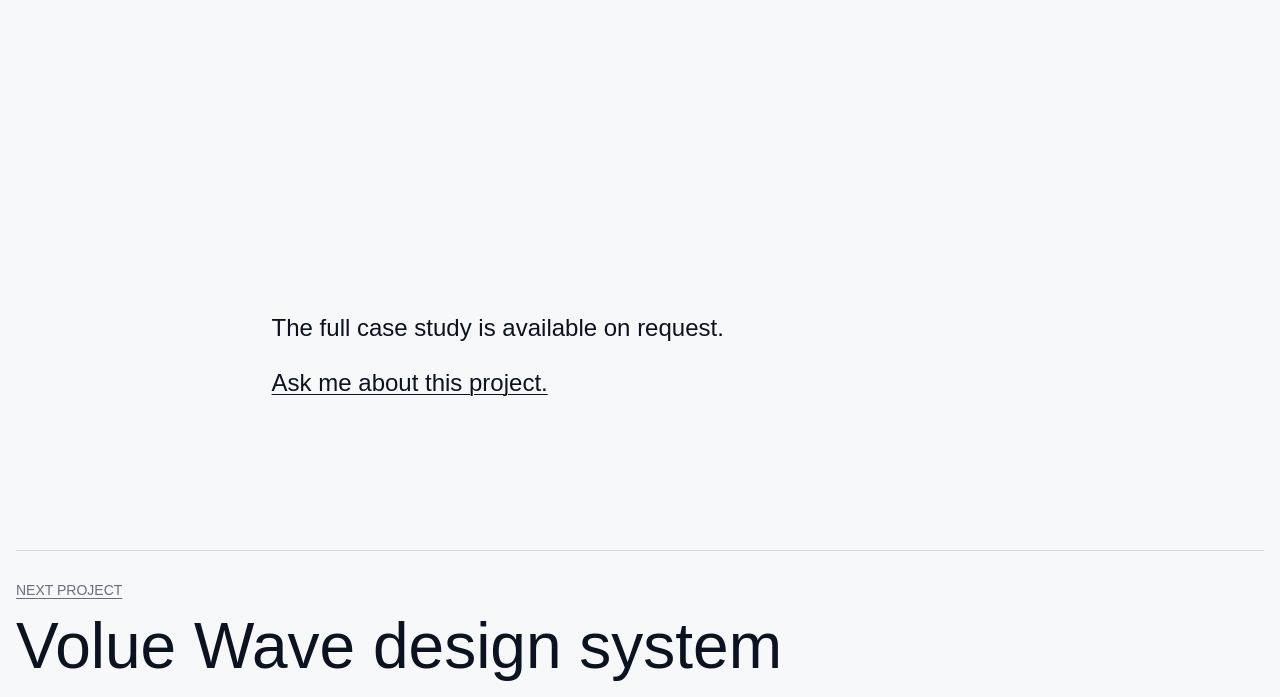
<file: volue-gemini.html>
<!DOCTYPE html>
<html lang="en">
<head>
  <meta charset="utf-8">
  <meta name="color-scheme" content="light dark">
  <meta name="viewport" content="width=device-width, initial-scale=1">
  <title>Volue Gemini Connected · Hanna Zubchenko</title>
  <meta name="description" content="Volue Gemini Connected: case study by Hanna Zubchenko.">
  <script>
    // Apply saved theme before first paint (no flash). "system" follows the device.
    (function () {
      var t = 'system';
      try { t = localStorage.getItem('theme') || 'system'; } catch (e) {}
      document.documentElement.dataset.theme = t;
    })();
    // First visit or refresh: show the loader (not when moving between pages, going back, or with reduce motion).
    (function () {
      try {
        var nav = performance.getEntriesByType('navigation')[0], type = nav ? nav.type : 'navigate';
        // Moving between pages on this site is marked just before leaving (see main.js),
        // so a fresh visit or a refresh always gets the loader, even inside a preview frame.
        var internal = false;
        try { internal = sessionStorage.getItem('hzInternal') === '1'; sessionStorage.removeItem('hzInternal'); } catch (e) {}
        var calm = window.matchMedia('(prefers-reduced-motion: reduce)').matches;
        if (!calm && type !== 'back_forward' && !(type === 'navigate' && internal)) document.documentElement.classList.add('boot');
      } catch (e) {}
    })();
  </script>
  <link rel="stylesheet" href="styles.css?v=202611281105">
</head>
<body class="is-case">
  <div class="cs">
    <header class="nav">
      <a href="./" class="nav__item">Hanna Zubchenko</a>
      <a href="about.html" class="nav__item">About</a>
      <a href="contact.html" class="nav__item">Contact</a>
      <div class="theme" role="group" aria-label="Color theme">
        <button type="button" data-theme-set="light">Light</button>
        <button type="button" data-theme-set="dark">Dark</button>
        <button type="button" data-theme-set="system">System</button>
      </div>
    </header>

    <main class="cs__body">
      <section class="cs__intro">
        <div class="cs__heading">
          <h1 class="cs__title" style="view-transition-name:volue-gemini-title;view-transition-class:vt-title">Volue Gemini Connected</h1>
          <ul class="cs__tags">
            <li>Construction tech</li>
            <li>Collaboration</li>
            <li>3D/BIM</li>
          </ul>
        </div>
        <div class="cs__hero" style="background:#e9edf3;view-transition-name:volue-gemini-media;view-transition-class:vt-media"><img class="cs__fill" src="assets/volue-gemini.webp" alt="Gemini Connected: a construction project shown as a 3D terrain model" style="object-fit:contain"></div>
      </section>

      <section class="cs__summary">
        <div class="cs__facts">
          <div class="cs__col cs__col--2">
            <h2 class="cs__label" data-roll>My role</h2>
            <div class="cs__lines" data-roll data-roll-delay="70">
              <p>Product designer</p>
              <p>Collaboration flows</p>
              <p>3D model experience</p>
            </div>
          </div>
          <div class="cs__col cs__col--3">
            <h2 class="cs__label" data-roll data-roll-delay="140">Challenge</h2>
            <div class="cs__lines" data-roll data-roll-delay="210">
              <p>Construction projects run on information spread across contractors, clients and consultants.</p>
              <p>When the data drifts, the mistakes show up on site.</p>
            </div>
          </div>
        </div>
        <div class="cs__statement cs__statement--hmw" data-roll>
          <p class="cs__big">How might we give every party on a project the same, current picture of the work?</p>
        </div>
      </section>

      <section class="cs__statement" data-roll>
        <p class="cs__lines cta">The full case study is available on request. <a href="contact.html">Ask me about this project.</a></p>
      </section>
      <a class="next" href="volue-wave.html">
        <span class="cs__label">Next project</span>
        <span class="next__title">Volue Wave design system</span>
      </a>
    </main>
  </div>
  <script src="main.js?v=202611281105" defer></script>
</body>
</html>
</file>
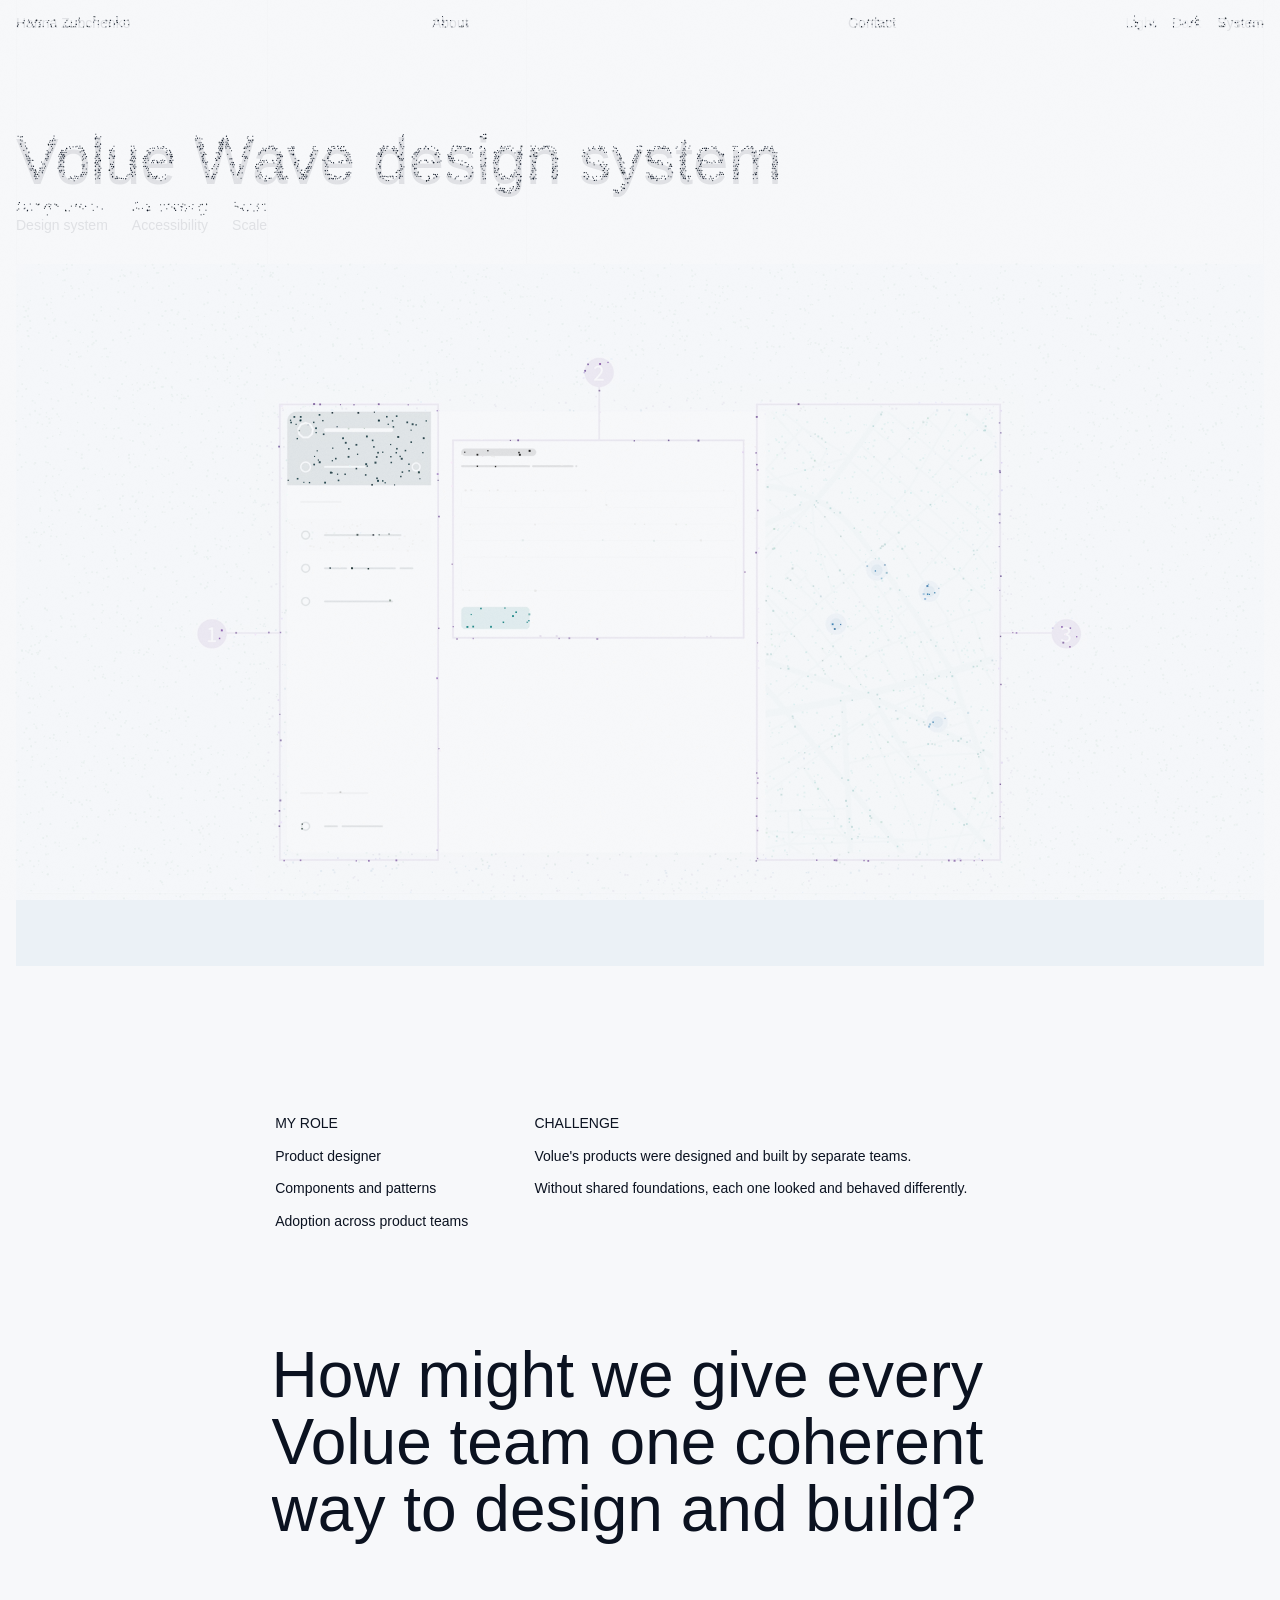
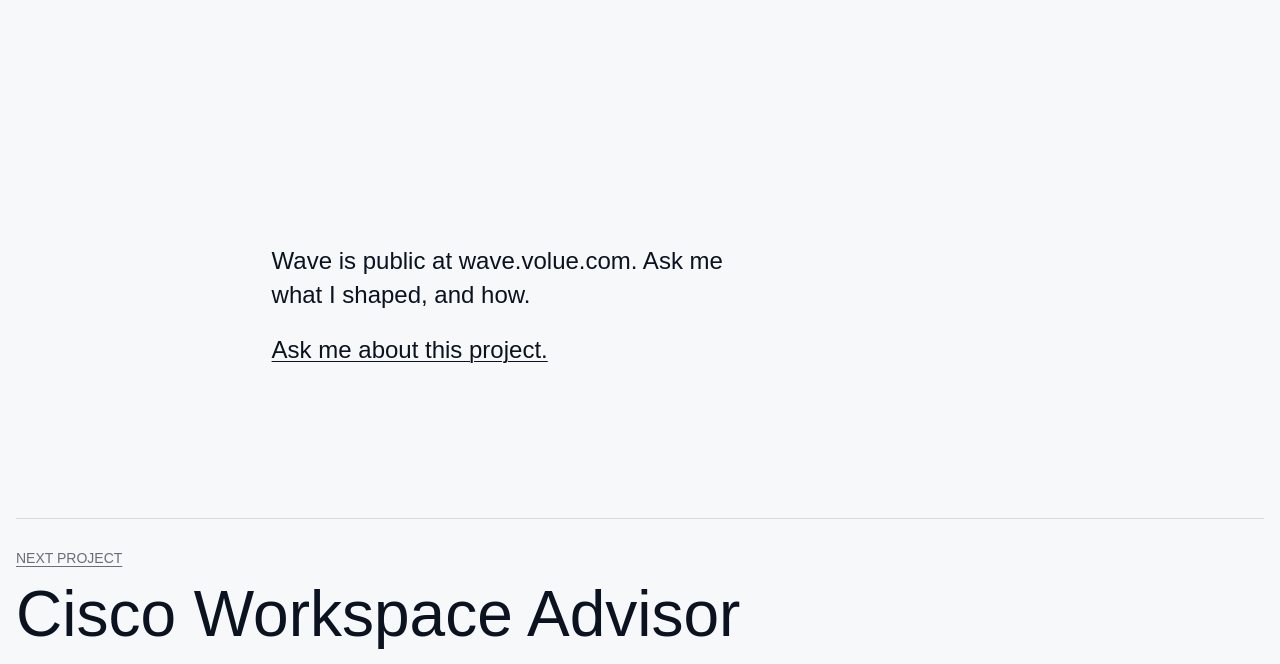
<file: volue-wave.html>
<!DOCTYPE html>
<html lang="en">
<head>
  <meta charset="utf-8">
  <meta name="color-scheme" content="light dark">
  <meta name="viewport" content="width=device-width, initial-scale=1">
  <title>Volue Wave design system · Hanna Zubchenko</title>
  <meta name="description" content="Volue Wave design system: case study by Hanna Zubchenko.">
  <script>
    // Apply saved theme before first paint (no flash). "system" follows the device.
    (function () {
      var t = 'system';
      try { t = localStorage.getItem('theme') || 'system'; } catch (e) {}
      document.documentElement.dataset.theme = t;
    })();
    // First visit or refresh: show the loader (not when moving between pages, going back, or with reduce motion).
    (function () {
      try {
        var nav = performance.getEntriesByType('navigation')[0], type = nav ? nav.type : 'navigate';
        // Moving between pages on this site is marked just before leaving (see main.js),
        // so a fresh visit or a refresh always gets the loader, even inside a preview frame.
        var internal = false;
        try { internal = sessionStorage.getItem('hzInternal') === '1'; sessionStorage.removeItem('hzInternal'); } catch (e) {}
        var calm = window.matchMedia('(prefers-reduced-motion: reduce)').matches;
        if (!calm && type !== 'back_forward' && !(type === 'navigate' && internal)) document.documentElement.classList.add('boot');
      } catch (e) {}
    })();
  </script>
  <link rel="stylesheet" href="styles.css?v=202611281105">
</head>
<body class="is-case">
  <div class="cs">
    <header class="nav">
      <a href="./" class="nav__item">Hanna Zubchenko</a>
      <a href="about.html" class="nav__item">About</a>
      <a href="contact.html" class="nav__item">Contact</a>
      <div class="theme" role="group" aria-label="Color theme">
        <button type="button" data-theme-set="light">Light</button>
        <button type="button" data-theme-set="dark">Dark</button>
        <button type="button" data-theme-set="system">System</button>
      </div>
    </header>

    <main class="cs__body">
      <section class="cs__intro">
        <div class="cs__heading">
          <h1 class="cs__title" style="view-transition-name:volue-wave-title;view-transition-class:vt-title">Volue Wave design system</h1>
          <ul class="cs__tags">
            <li>Design system</li>
            <li>Accessibility</li>
            <li>Scale</li>
          </ul>
        </div>
        <div class="cs__hero" style="background:#ebf1f5;view-transition-name:volue-wave-media;view-transition-class:vt-media"><img class="cs__fill" src="assets/volue-wave.webp" alt="Wave layout pattern: navigation, form and map regions" style="object-fit:contain"></div>
      </section>

      <section class="cs__summary">
        <div class="cs__facts">
          <div class="cs__col cs__col--2">
            <h2 class="cs__label" data-roll>My role</h2>
            <div class="cs__lines" data-roll data-roll-delay="70">
              <p>Product designer</p>
              <p>Components and patterns</p>
              <p>Adoption across product teams</p>
            </div>
          </div>
          <div class="cs__col cs__col--3">
            <h2 class="cs__label" data-roll data-roll-delay="140">Challenge</h2>
            <div class="cs__lines" data-roll data-roll-delay="210">
              <p>Volue's products were designed and built by separate teams.</p>
              <p>Without shared foundations, each one looked and behaved differently.</p>
            </div>
          </div>
        </div>
        <div class="cs__statement cs__statement--hmw" data-roll>
          <p class="cs__big">How might we give every Volue team one coherent way to design and build?</p>
        </div>
      </section>

      <section class="cs__statement" data-roll>
        <p class="cs__lines cta">Wave is public at wave.volue.com. Ask me what I shaped, and how. <a href="contact.html">Ask me about this project.</a></p>
      </section>
      <a class="next" href="workspace-advisor.html">
        <span class="cs__label">Next project</span>
        <span class="next__title">Cisco Workspace Advisor</span>
      </a>
    </main>
  </div>
  <script src="main.js?v=202611281105" defer></script>
</body>
</html>
</file>
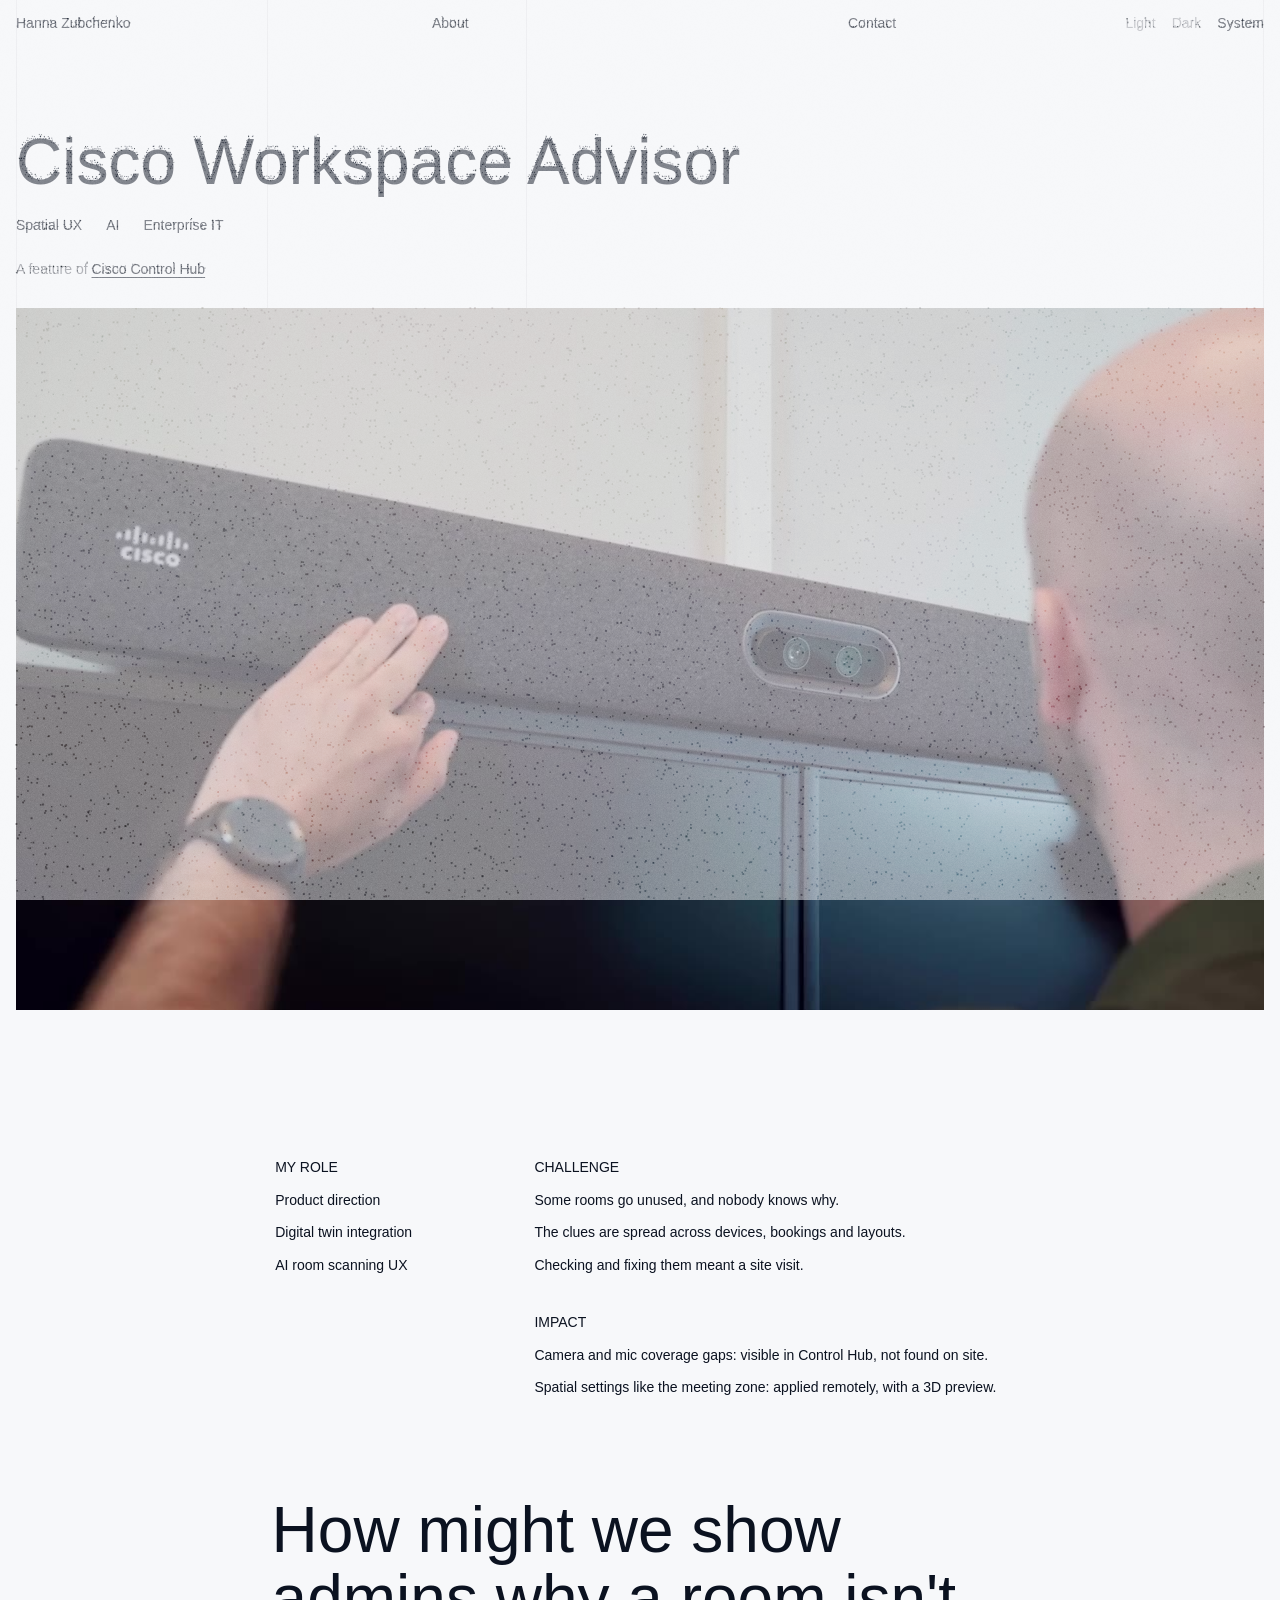
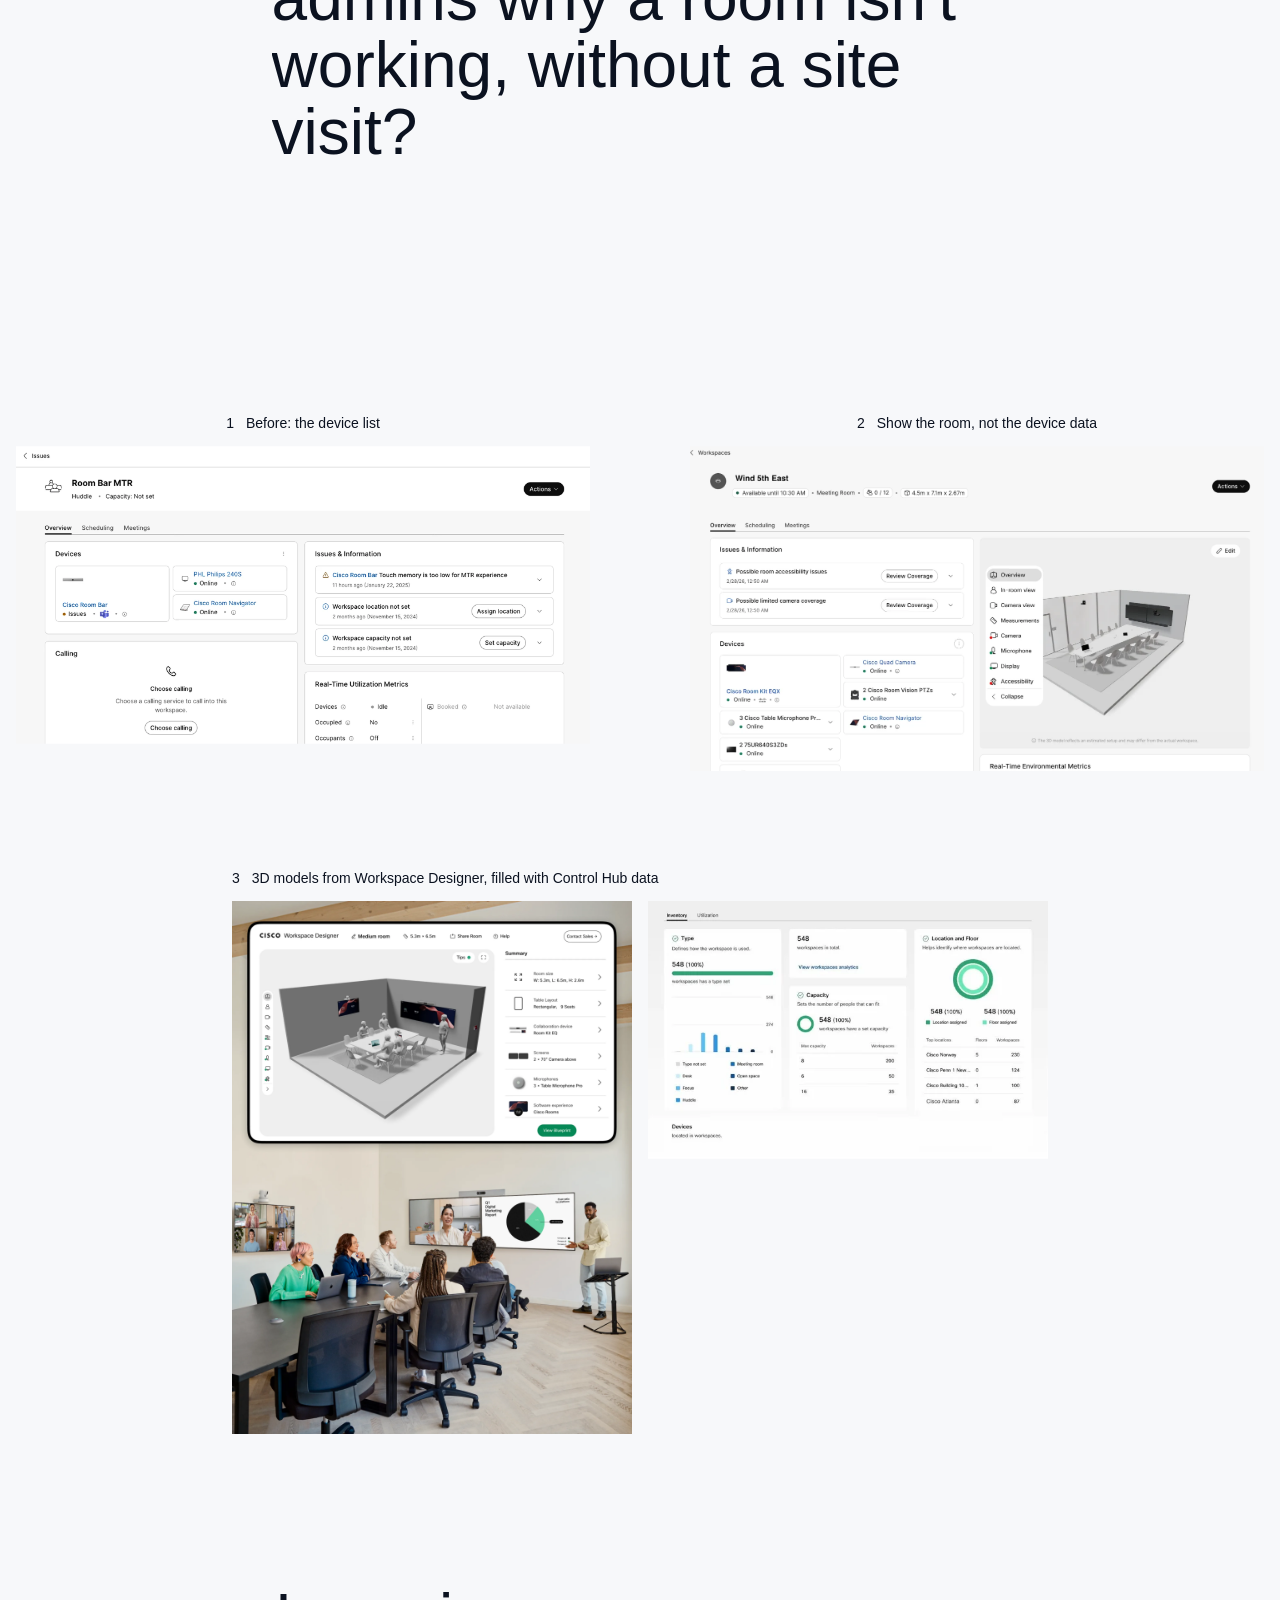
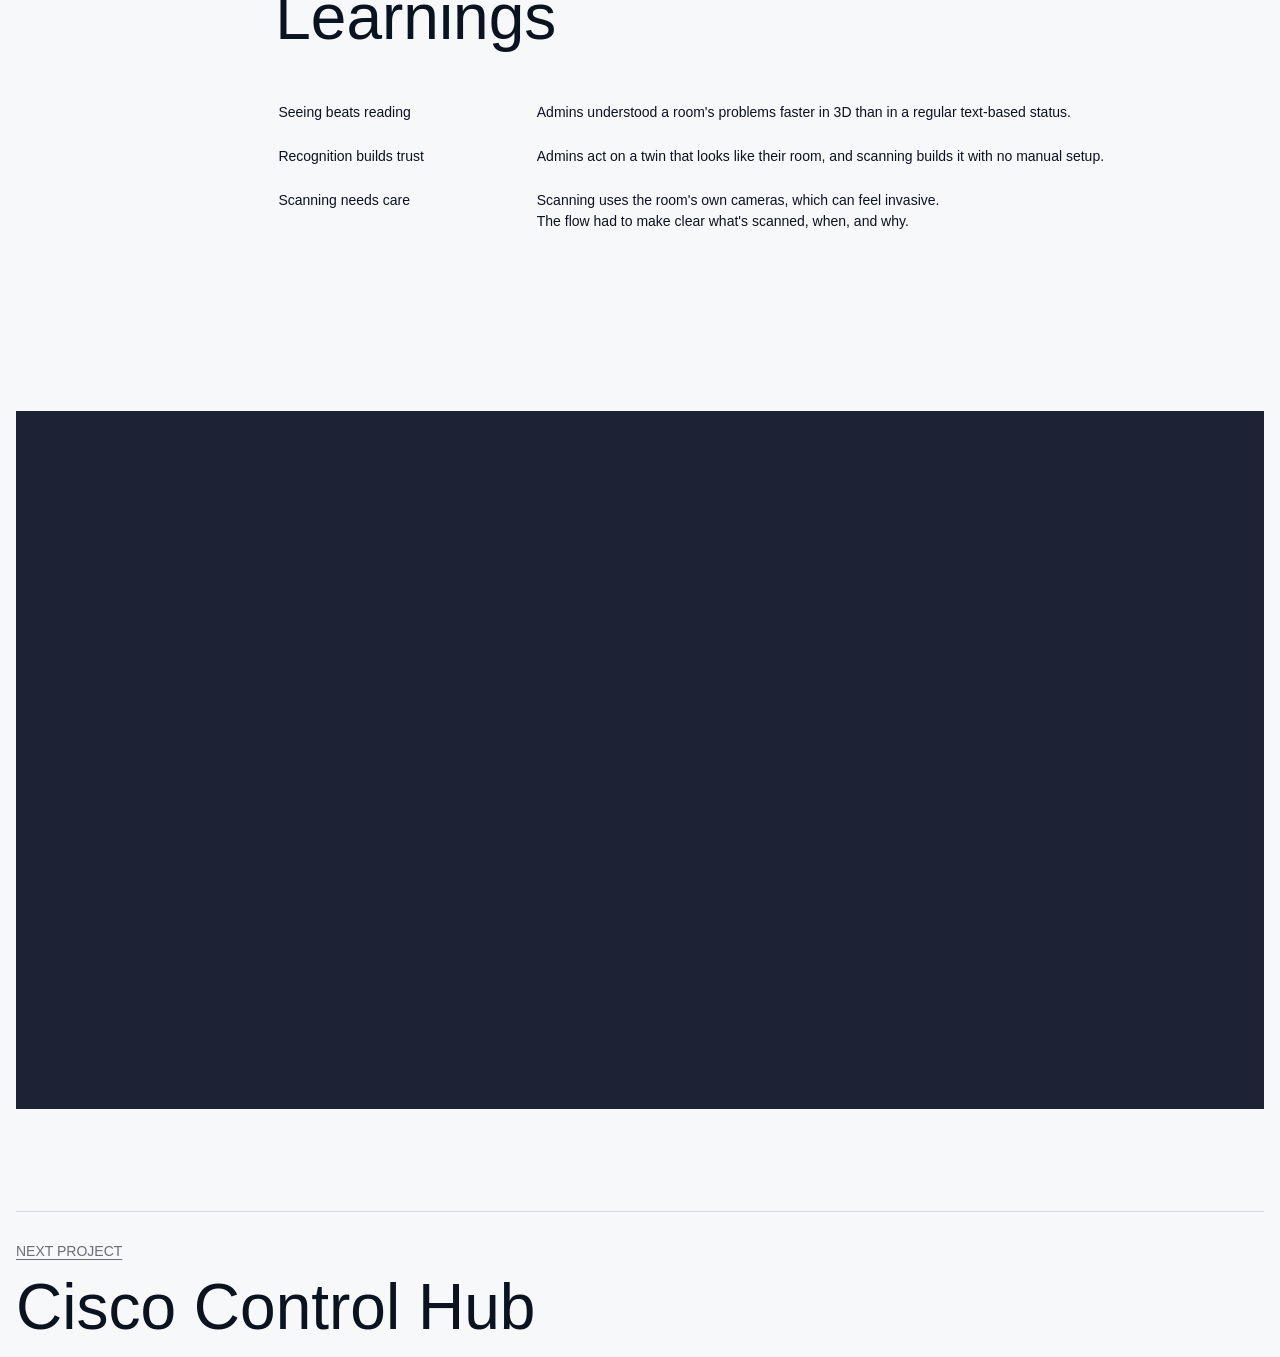
<file: workspace-advisor.html>
<!DOCTYPE html>
<html lang="en">
<head>
  <meta charset="utf-8">
  <meta name="color-scheme" content="light dark">
  <meta name="viewport" content="width=device-width, initial-scale=1">
  <title>Cisco Workspace Advisor · Hanna Zubchenko</title>
  <meta name="description" content="A digital twin of meeting rooms in Cisco Control Hub. Case study by Hanna Zubchenko.">
  <script>
    // Apply saved theme before first paint (no flash). "system" follows the device.
    (function () {
      var t = 'system';
      try { t = localStorage.getItem('theme') || 'system'; } catch (e) {}
      document.documentElement.dataset.theme = t;
    })();
    // First visit or refresh: show the loader (not when moving between pages, going back, or with reduce motion).
    (function () {
      try {
        var nav = performance.getEntriesByType('navigation')[0], type = nav ? nav.type : 'navigate';
        // Moving between pages on this site is marked just before leaving (see main.js),
        // so a fresh visit or a refresh always gets the loader, even inside a preview frame.
        var internal = false;
        try { internal = sessionStorage.getItem('hzInternal') === '1'; sessionStorage.removeItem('hzInternal'); } catch (e) {}
        var calm = window.matchMedia('(prefers-reduced-motion: reduce)').matches;
        if (!calm && type !== 'back_forward' && !(type === 'navigate' && internal)) document.documentElement.classList.add('boot');
      } catch (e) {}
    })();
  </script>
  <link rel="stylesheet" href="styles.css?v=202611281105">
</head>
<body class="is-case">
  <div class="cs">
    <header class="nav">
      <a href="./" class="nav__item">Hanna Zubchenko</a>
      <a href="about.html" class="nav__item">About</a>
      <a href="contact.html" class="nav__item">Contact</a>
      <div class="theme" role="group" aria-label="Color theme">
        <button type="button" data-theme-set="light">Light</button>
        <button type="button" data-theme-set="dark">Dark</button>
        <button type="button" data-theme-set="system">System</button>
      </div>
    </header>

    <main class="cs__body">
      <!-- Intro + hero (479:470) -->
      <section class="cs__intro">
        <div class="cs__heading">
          <h1 class="cs__title" style="view-transition-name:workspace-advisor-title;view-transition-class:vt-title">Cisco Workspace Advisor</h1>
          <ul class="cs__tags">
            <li>Spatial UX</li>
            <li>AI</li>
            <li>Enterprise IT</li>
          </ul>
          <p class="cs__kicker" data-roll>A feature of <a href="control-hub.html">Cisco Control Hub</a></p>
        </div>
        <div class="cs__hero" style="view-transition-name:workspace-advisor-media;view-transition-class:vt-media">
          <video class="cs__fill" autoplay muted loop playsinline preload="auto"
                 poster="assets/workspace-advisor-poster.jpg"
                 aria-label="A Cisco device scans a meeting room and rebuilds it in 3D in Control Hub">
            <source src="assets/workspace-advisor-loop.mp4" type="video/mp4">
          </video>
        </div>
      </section>

      <!-- Role, challenge, question (486:622) -->
      <section class="cs__summary">
        <div class="cs__facts">
          <div class="cs__col cs__col--2">
            <h2 class="cs__label" data-roll>My role</h2>
            <div class="cs__lines" data-roll data-roll-delay="70">
              <p>Product direction</p>
              <p>Digital twin integration</p>
              <p>AI room scanning UX</p>
            </div>
          </div>
          <div class="cs__col cs__col--3">
            <h2 class="cs__label" data-roll data-roll-delay="140">Challenge</h2>
            <div class="cs__lines" data-roll data-roll-delay="210">
              <p>Some rooms go unused, and nobody knows why.</p>
              <p>The clues are spread across devices, bookings and layouts.</p>
              <p>Checking and fixing them meant a site visit.</p>
            </div>
          </div>
          <div class="cs__col cs__col--3">
            <h2 class="cs__label" data-roll data-roll-delay="280">Impact</h2>
            <div class="cs__lines" data-roll data-roll-delay="350">
              <p>Camera and mic coverage gaps: visible in Control Hub, not found on site.</p>
              <p>Spatial settings like the meeting zone: applied remotely, with a 3D preview.</p>
            </div>
          </div>
        </div>
        <div class="cs__statement cs__statement--hmw" data-roll>
          <p class="cs__big">How might we show admins why a room isn't working, without a site visit?</p>
        </div>
      </section>

      <!-- 1 + 2 side by side (486:954) -->
      <div class="cs__duo">
        <figure class="cs__shot">
          <figcaption data-roll class="caption"><span class="caption__no">1</span><span>Before: the device list</span></figcaption>
          <div class="sheet">
<div class="cs__frame cs__frame--before">
            <img class="cs__fill" src="assets/old-workspaces-page.webp" alt="Control Hub workspace page before: devices and issues as lists, with no view of the room" loading="lazy">
          </div>
          </div>
        </figure>
        <figure class="cs__shot">
          <figcaption data-roll class="caption"><span class="caption__no">2</span><span>Show the room, not the device data</span></figcaption>
          <div class="sheet">
<div class="cs__frame cs__frame--room">
            <img class="cs__fill" src="assets/advisor-room.webp" alt="Control Hub workspace page with a 3D model of the room and coverage tools for camera, microphone, display and accessibility" loading="lazy">
          </div>
          </div>
        </figure>
      </div>

      <!-- 3. Workspace Designer + Control Hub data (486:835) -->
      <figure class="cs__trio">
        <figcaption data-roll class="caption cs__trio-label"><span class="caption__no">3</span><span>3D models from Workspace Designer, filled with Control Hub data</span></figcaption>
        <div class="cs__trio-media">
          <div class="sheet sheet--designer">
<div class="cs__frame cs__frame--designer">
            <img class="cs__fill" src="assets/workspace-designer.webp" alt="Cisco Workspace Designer showing a 3D room model, above a photo of the real meeting room" loading="lazy">
          </div>
          </div>
          <div class="sheet sheet--inventory">
<div class="cs__frame cs__frame--inventory">
            <img class="cs__fill" src="assets/control-hub-inventory.webp" alt="Control Hub workspace inventory: type, capacity, location and floor data" loading="lazy">
          </div>
          </div>
        </div>
      </figure>

      <!-- Learnings (486:867) -->
      <section class="cs__learnings">
        <div class="cs__statement cs__statement--top" data-roll>
          <h2 class="cs__big">Learnings</h2>
        </div>
        <div class="cs__learn-grid">
          <div class="cs__learn-list" data-roll data-roll-delay="120">
            <div class="cs__learn">
              <p>Seeing beats reading</p>
              <p>Admins understood a room's problems faster in 3D than in a regular text-based status.</p>
            </div>
            <div class="cs__learn">
              <p>Recognition builds trust</p>
              <p>Admins act on a twin that looks like their room, and scanning builds it with no manual setup.</p>
            </div>
            <div class="cs__learn">
              <p>Scanning needs care</p>
              <p>Scanning uses the room's own cameras, which can feel invasive.<br>The flow had to make clear what's scanned, when, and why.</p>
            </div>
          </div>
        </div>
      </section>

      <!-- 5. Demo (486:793) -->
      <figure class="cs__shot">
        <figcaption data-roll class="caption"><span class="caption__no">4</span><span>Workspace Advisor demo</span></figcaption>
        <div class="sheet">
<button type="button" class="cs__frame cs__frame--demo yt" data-youtube="VxemIPPZhB0" data-start="6" aria-label="Play the Workspace Advisor demo video">
          <img class="cs__fill" src="assets/demo-poster.webp" alt="" loading="lazy">
        </button>
          </div>
      </figure>
      <a class="next" href="control-hub.html">
        <span class="cs__label">Next project</span>
        <span class="next__title">Cisco Control Hub</span>
      </a>
    </main>
  </div>
  <script src="main.js?v=202611281105" defer></script>
</body>
</html>
</file>
<file: styles.css>
:root {
  --bg: #f7f8fa;
  --text: #0b1220;
  color-scheme: light;
  --accent: #d20a2e;
  --gap: 16px;
  --font: "Helvetica Neue", Helvetica, Arial, sans-serif;
}

/* ---------- Themes: dark simply swaps background and text ---------- */
html[data-theme="dark"] { --bg: #0b1220; --text: #f7f8fa; --accent: #ff5a6e; --plate: #161d2b; color-scheme: dark; }
@media (prefers-color-scheme: dark) {
  html[data-theme="system"] { --bg: #0b1220; --text: #f7f8fa; --accent: #ff5a6e; --plate: #161d2b; color-scheme: dark; }
}

* { box-sizing: border-box; margin: 0; }

body {
  background: var(--bg);
  color: var(--text);
  font-family: var(--font);
  font-weight: 300;
  font-size: 14px;
  line-height: 1;
  -webkit-font-smoothing: antialiased;
}

a { color: inherit; text-decoration: none; }

/* Page: nav row (1 part) above work grid (4 parts), filling the viewport */
.page {
  display: grid;
  grid-template-rows: minmax(0, 1fr) minmax(0, 4fr);
  gap: var(--gap);
  padding: var(--gap);
  min-height: 100vh;
  min-height: 100dvh;
}

.nav {
  position: relative;
  display: flex;
  align-self: start;
}

/* Theme switch, top right corner */
.theme {
  position: absolute;
  top: 0;
  right: 0;
  display: flex;
  gap: 16px;
}
.cs .theme { top: 16px; right: 16px; }
.theme button {
  padding: 0;
  border: 0;
  background: none;
  color: inherit;
  font: inherit;
  line-height: 1;
  cursor: pointer;
  opacity: 0.4;
  transition: opacity 200ms ease;
}
.theme button:hover { opacity: 0.75; }
.theme button[aria-pressed="true"] { opacity: 1; }
.nav__item { display: block; flex: 1 1 0; min-width: 0; line-height: 1; }

/* Work grid: feature tile (2 parts) + side column (1 part) */
.work {
  display: grid;
  grid-template-columns: minmax(0, 2fr) minmax(0, 1fr);
  gap: var(--gap);
}
.work__side {
  display: flex;
  flex-direction: column;
  gap: var(--gap);
}
.work__pair {
  display: flex;
  flex: 1 0 0;
  gap: var(--gap);
}
.work__pair .tile { flex: 1 0 0; min-width: 0; }

.tile {
  display: flex;
  flex: 1 0 0;
  flex-direction: column;
  gap: 8px;
  min-height: 0;
}
.tile__label { align-self: flex-start; white-space: nowrap; }

/* Hover: the whole card (label + image) lifts 8px, softly */
.tile {
  transition: transform 700ms cubic-bezier(0.33, 1, 0.68, 1);
  will-change: transform;
}
.tile:hover,
.tile:focus-visible { transform: translateY(-8px); }
@media (prefers-reduced-motion: reduce) {
  .tile { transition: none; }
  .tile:hover, .tile:focus-visible { transform: none; }
}
@media (hover: none) {
  .tile:hover { transform: none; }
}

.tile__media {
  position: relative;
  flex: 1 0 0;
  min-height: 0;
  background: var(--tile-bg, #d9d9d9);
  overflow: hidden;
}
.tile__media img,
.tile__media video {
  position: absolute;
  inset: 0;
  width: 100%;
  height: 100%;
}
.tile__media .cover { object-fit: cover; }
.tile__media .cover--right { object-position: right center; }
.tile__media .contain { object-fit: contain; }

/* Crop the video's edges slightly (hides outlines at the frame border) */
.tile__media video,
.cs__hero video { transform: scale(1.02); }

/* ---------- Case study page (Figma 479:450, 1920 frame) ---------- */
.cs { display: flex; flex-direction: column; gap: 100px; padding: var(--gap); }
.cs .nav {
  align-self: stretch;
  /* Sticky header: stays visible while scrolling. Same position as Figma at the top. */
  position: sticky;
  top: 0;
  z-index: 10;
  margin: -16px -16px -16px;
  padding: 16px;
}
.cs__body { display: flex; flex-direction: column; gap: 100px; }
.cs p, .cs h1, .cs h2, .cs figcaption { font-weight: 300; line-height: 1; }
.cs .cs__lines p, .cs .cs__learn p, .cs .cta, .cs .contact__value { line-height: 1.45; }
.cs .cs__big, .cs .about__title, .cs .contact__title { line-height: 1.05; }

.cs__intro { display: flex; flex-direction: column; gap: 32px; }
.cs__heading { display: flex; flex-direction: column; gap: 16px; }
.cs .cs__title, .cs .cs__big { font-size: 64px; font-weight: 400; }
.cs__subtitle { font-size: 14px; }
.cs__tags {
  display: flex;
  flex-wrap: wrap;
  gap: 24px;
  padding: 8px 0 0;
  list-style: none;
  line-height: 1;
  white-space: nowrap;
}
.cs__hero { position: relative; aspect-ratio: 1920 / 1080; background: #d9d9d9; overflow: hidden; }
.cs__fill { position: absolute; inset: 0; display: block; width: 100%; height: 100%; object-fit: cover; }

/* Role + challenge: 1fr 1fr 3fr, first column empty */
.cs__facts {
  display: grid;
  grid-template-columns: minmax(0, 1fr) minmax(0, 1fr) minmax(0, 3fr);
  gap: 40px var(--gap);
  align-items: start;
  min-height: 226px;
  padding: 50px 0;
}
.cs__col { display: flex; flex-direction: column; gap: 16px; }
.cs__col--2 { grid-column: 2; }
.cs__col--3 { grid-column: 3; }
.cs__label { font-size: 14px; text-transform: uppercase; }
.cs__lines { display: flex; flex-direction: column; gap: 12px; font-size: 14px; }

/* Big statements: 1fr 3fr 1fr, text in the middle column */
.cs__statement {
  display: grid;
  grid-template-columns: minmax(0, 1fr) minmax(0, 3fr) minmax(0, 1fr);
  gap: 10px;
  padding: 50px 0;
}
.cs__statement > * { grid-column: 2; }
.cs__statement--hmw { padding-bottom: 150px; }
.cs__statement--top { gap: var(--gap); padding-bottom: 0; }

/* Numbered shots: centered label, image 1440 of 1888 */
.cs__shot { display: flex; flex-direction: column; align-items: center; gap: 16px; }
.cs__frame { position: relative; overflow: hidden; width: 76.2712%; }
/* 1 + 2: two equal columns, 100px apart */
.cs__duo { display: flex; gap: 100px; align-items: flex-start; }
.cs__duo .cs__shot { flex: 1 0 0; min-width: 0; }
.cs__duo .sheet, .cs__shot > .sheet { width: 100%; }
.sheet > .cs__frame { width: 100%; }
.cs__frame--before { aspect-ratio: 1351 / 700; }
.cs__frame--room { aspect-ratio: 1258 / 712; }


/* 3: grid 1fr 2fr 2fr 1fr */
.cs__trio {
  display: grid;
  grid-template-columns: minmax(0, 1fr) minmax(0, 2fr) minmax(0, 2fr) minmax(0, 1fr);
  gap: var(--gap);
}
.cs__trio-label { grid-column: 2 / span 2; }
.cs__trio-media { display: contents; }
.cs__trio .sheet { align-self: start; }
.sheet--designer { grid-column: 2; }
.cs__frame--designer { aspect-ratio: 1536 / 2048; }
.sheet--inventory { grid-column: 3; }
.cs__frame--inventory { aspect-ratio: 1248 / 803.6; }

/* Learnings: 1fr 4fr, each row 1fr 3fr */
.cs__learn-grid {
  display: grid;
  grid-template-columns: minmax(0, 1fr) minmax(0, 4fr);
  gap: var(--gap);
  min-height: 226px;
  padding: 50px 0;
}
.cs__learn-list { grid-column: 2; display: flex; flex-direction: column; gap: 24px; }
.cs__learn {
  display: grid;
  grid-template-columns: minmax(0, 1fr) minmax(0, 3fr);
  gap: var(--gap);
  font-size: 14px;
}
.cs__learn p:first-child { white-space: nowrap; }

/* 5: demo, full width */
.cs__frame--demo {
  width: 100%;
  aspect-ratio: 1800 / 1007;
  padding: 0;
  border: 0;
  background: #1e2235;
  cursor: pointer;
}
.yt iframe { position: absolute; inset: 0; width: 100%; height: 100%; border: 0; }

:focus-visible { outline: 2px solid var(--accent); outline-offset: 3px; }

/* ---------- Scroll reveal on case page images ----------
   Each image opens from its top edge downward as it enters the view.
   Only runs when JavaScript is on (html.js), so images never stay hidden. */
.js .reveal {
  clip-path: polygon(0 0, 100% 0, 100% 0, 0 0);
  transition: clip-path 1100ms cubic-bezier(0.76, 0, 0.24, 1);
}
.js .reveal.is-in { clip-path: polygon(0 0, 100% 0, 100% 100%, 0 100%); }
@media (prefers-reduced-motion: reduce) {
  .js .reveal { clip-path: none; transition: none; }
}

/* ---------- Page transition: card -> case page ----------
   The small label morphs into the big title, the video tile grows into the hero.
   Uses cross-document View Transitions (Chrome, Edge, Safari 18.2+).
   Other browsers just open the page normally. */
@view-transition { navigation: auto; }

/* Each project pairs its own tile with its own page (names set in the HTML),
   so every title and hero grows from where that project sits on the landing page. */
.cs__title { width: fit-content; }

::view-transition-group(*) {
  animation-duration: 700ms;
  animation-timing-function: cubic-bezier(0.33, 1, 0.68, 1);
}
::view-transition-old(root),
::view-transition-new(root) { animation-duration: 450ms; }

/* Text: both snapshots stretch to the moving box, so the label scales up as one piece */
::view-transition-old(.vt-title),
::view-transition-new(.vt-title) {
  width: 100%;
  height: 100%;
  object-fit: fill;
}

/* Video: keep it filling its frame while the frame changes shape */
::view-transition-old(.vt-media),
::view-transition-new(.vt-media) {
  width: 100%;
  height: 100%;
  object-fit: cover;
}

@media (prefers-reduced-motion: reduce) {
  ::view-transition-group(*),
  ::view-transition-old(*),
  ::view-transition-new(*) { animation: none !important; }
}

/* Tablet and mobile: stack the tiles */
@media (max-width: 800px) {
  .page { grid-template-rows: auto auto; align-content: start; gap: 64px; }
  .nav { gap: var(--gap); }
  .nav { justify-content: space-between; }
  .nav__item { flex: none; white-space: nowrap; }
  .nav { flex-wrap: wrap; row-gap: 14px; }
  .theme, .cs .theme { position: static; width: 100%; }
  .work { grid-template-columns: 1fr; gap: 32px; }
  .work__side, .work__pair { gap: 32px; }
  .tile, .work__pair { flex: none; }
  .tile__media { flex: none; aspect-ratio: 4 / 3; }


  /* Case study: not in Figma (desktop only), stacked fallback */
  .cs, .cs__body { gap: 64px; }
  .cs .cs__title, .cs .cs__big { font-size: 40px; line-height: 1.05; }
  .cs__lines, .cs__learn { line-height: 1.3; }
  .cs__duo { flex-direction: column; gap: 64px; }
  .cs__duo .cs__shot { flex: none; width: 100%; }
  .cs__statement--hmw { padding-bottom: 0; }
  .cs__summary, .cs__learnings { display: flex; flex-direction: column; gap: 40px; }
  .cs__facts, .cs__statement, .cs__trio, .cs__learn-grid, .cs__learn { grid-template-columns: 1fr; }
  .cs__facts { height: auto; gap: 40px; padding: 0; }
  .cs__statement { padding: 0; }
  .cs__col--2, .cs__col--3, .cs__statement > *, .cs__trio-label,
  .sheet--designer, .sheet--inventory, .cs__learn-list { grid-column: 1; }
  .cs__frame { width: 100%; }
  .cs__learn { gap: 8px; }
  .cs__learn p:first-child { white-space: normal; font-weight: 400; }
  .cs__learn-grid { padding: 0; min-height: 0; }
}

@media (max-width: 480px) {
  .work__pair { flex-direction: column; }
  .work__pair .tile { flex: none; }
  .tile__label { white-space: normal; }
}


/* =========================================================
   Drawing set: the site as a set of architectural drawings
   ========================================================= */
:root {
  --grid-line: color-mix(in srgb, var(--text) 7%, transparent);
  --mark: color-mix(in srgb, var(--text) 45%, transparent);
}

/* 1. Drafting grid: the layout's own columns, shown as hairlines behind everything */
.is-landing::before,
.is-case::before {
  content: "";
  position: fixed;
  inset: 0;
  z-index: -1;
  pointer-events: none;
  --l: linear-gradient(var(--grid-line), var(--grid-line));
  background-repeat: no-repeat;
  background-size: 1px 100%;
}
/* Landing: 2fr | 1fr, right column split in two; lines sit in the gutters */
.is-landing::before {
  background-image: var(--l), var(--l), var(--l), var(--l);
  background-position:
    15.5px 0,
    calc(24px + (100% - 48px) * 2 / 3) 0,
    calc(32px + (100% - 48px) * 2 / 3 + ((100% - 48px) / 3 - 16px) / 2 + 8px) 0,
    calc(100% - 16.5px) 0;
}
/* Case page: 1fr | 1fr | 3fr */
.is-case::before {
  background-image: var(--l), var(--l), var(--l), var(--l);
  background-position:
    15.5px 0,
    calc(24px + (100% - 64px) / 5) 0,
    calc(40px + (100% - 64px) * 2 / 5) 0,
    calc(100% - 16.5px) 0;
}

.sheet { position: relative; }

@media (max-width: 800px) {
  .is-landing::before, .is-case::before { display: none; }
}

/* Image captions: number + label, quiet and technical */
.caption { display: inline-flex; gap: 12px; line-height: 1; }
.caption__no { opacity: 0.5; }


/* Film grain over the whole page, like a shader: a fixed layer of neutral
   per-pixel noise blended on top of everything (text, images, video).
   It never takes clicks, and stays still while the page scrolls. */
html::after {
  content: ""; position: fixed; inset: 0; z-index: 2000; pointer-events: none;
  background: url("assets/grain-overlay.png") 0 0 / 128px 128px;
  mix-blend-mode: overlay; opacity: 0.14;
}
html[data-theme="dark"]::after { opacity: 0.2; }
@media (prefers-color-scheme: dark) { html[data-theme="system"]::after { opacity: 0.2; } }

/* (Previous background-only grain, now replaced by the layer above.)
   Fine grain: a barely-there texture on the page background only
   (images and text stay crisp). Independent per-pixel noise, 256px tiles
   drawn at 128px, so each grain is a single device pixel on retina. */
body { background-image: none; }

/* Tags roll out from under the title on arrival, one after another.
   The row clips them, so they appear to slide out of the title's baseline. */
.cs__tags {
  overflow: hidden;
  padding-bottom: 4px;
  margin-bottom: -4px;
}
.cs__tags li {
  animation: tag-roll-out 700ms cubic-bezier(0.33, 1, 0.68, 1) both;
  animation-delay: calc(380ms + var(--i, 0) * 70ms);
}
.cs__tags li:nth-child(2) { --i: 1; }
.cs__tags li:nth-child(3) { --i: 2; }
.cs__tags li:nth-child(4) { --i: 3; }
.cs__tags li:nth-child(5) { --i: 4; }
@keyframes tag-roll-out {
  from { opacity: 0; transform: translateY(-120%); }
  to   { opacity: 1; transform: translateY(0); }
}
@media (prefers-reduced-motion: reduce) {
  .cs__tags li { animation: none; }
}


/* ---------- Micro-motion: the same calm roll-out, everywhere it helps ----------
   Small (8px), soft, ordered, once only. Nothing loops, nothing parallaxes. */
@keyframes roll-in {
  from { opacity: 0; transform: translateY(-8px); }
  to   { opacity: 1; transform: translateY(0); }
}
/* Scroll-triggered groups: children appear one after another */
.js [data-roll] > *,
.js [data-roll]:not(:has(> *)) { opacity: 0; }
.js [data-roll].is-in > *,
.js [data-roll].is-in:not(:has(> *)) {
  animation: roll-in 700ms cubic-bezier(0.33, 1, 0.68, 1) both;
  animation-delay: calc(var(--roll-delay, 0ms) + var(--i, 0) * 70ms);
}

/* Landing: project labels roll out in reading order on load */
.is-landing .tile__label {
  animation: roll-in 700ms cubic-bezier(0.33, 1, 0.68, 1) both;
  animation-delay: 250ms;
}
.is-landing .work__side .tile:first-child .tile__label { animation-delay: 320ms; }
.is-landing .work__pair .tile:first-child .tile__label { animation-delay: 390ms; }
.is-landing .work__pair .tile:last-child .tile__label { animation-delay: 460ms; }

/* Drafting grid draws itself down the sheet once per page */
.is-landing::before,
.is-case::before { animation: grid-draw 1400ms cubic-bezier(0.65, 0, 0.35, 1) 100ms both; }
@keyframes grid-draw {
  from { clip-path: inset(0 0 100% 0); }
  to   { clip-path: inset(0 0 0 0); }
}

@media (prefers-reduced-motion: reduce) {
  .js [data-roll] > *, .js [data-roll]:not(:has(> *)) { opacity: 1; }
  .js [data-roll].is-in > *, .js [data-roll].is-in:not(:has(> *)),
  .is-landing .tile__label, .is-landing::before, .is-case::before { animation: none; }
}

/* Placeholder hero for case pages without media yet */
.cs__hero:empty { background: color-mix(in srgb, var(--text) 8%, transparent); }

/* Opening a project: the other cards and labels step back first,
   so only the chosen card travels into its page. */
.is-landing .tile,
.is-landing .nav { transition: opacity 320ms ease, transform 700ms cubic-bezier(0.33, 1, 0.68, 1); }
.is-leaving .tile:not(.is-chosen) { opacity: 0; transform: scale(0.98); }
.is-leaving .tile.is-chosen { transform: none; }
/* the old page's leftovers vanish quickly instead of ghosting */
::view-transition-old(root) { animation-duration: 180ms; }

/* About page */
.about__title { max-width: 18ch; line-height: 1.05; }
.about__photos {
  display: grid;
  grid-template-columns: minmax(0, 2fr) minmax(0, 1fr) minmax(0, 1fr);
  gap: var(--gap);
}
.about__photo { aspect-ratio: 4 / 5; background: color-mix(in srgb, var(--text) 8%, transparent); }
.about__facts { grid-template-columns: repeat(3, minmax(0, 1fr)); height: auto; }
.about__facts .cs__col--3 { grid-column: auto; }
.about__facts .cs__lines p { max-width: 34ch; line-height: 1.4; }
.is-about .cs__learn p:first-child { white-space: normal; }
@media (max-width: 800px) {
  .about__photos { grid-template-columns: 1fr 1fr; }
  .about__photos .about__photo:first-child { grid-column: 1 / -1; }
  .about__facts { grid-template-columns: 1fr; }
}

/* Contact page */
.contact__title { max-width: 16ch; line-height: 1.05; }
.contact {
  display: grid;
  grid-template-columns: minmax(0, 1fr) minmax(0, 1fr) minmax(0, 3fr);
  gap: var(--gap);
  align-items: start;
}
.contact__info { grid-column: 1 / span 2; display: flex; flex-direction: column; gap: 32px; }
.contact__info .cs__label { margin-bottom: 12px; }
.contact__value { font-size: 14px; }
.contact__value a, .cs__body a { text-decoration: underline; text-underline-offset: 3px; text-decoration-thickness: 1px; }
.contact__value a:hover, .cs__body a:hover { color: var(--accent); }
.contact__form { grid-column: 3; display: flex; flex-direction: column; gap: 28px; max-width: 720px; }
.field { display: flex; flex-direction: column; gap: 12px; }
.field input, .field textarea {
  width: 100%;
  padding: 0 0 10px;
  border: 0;
  border-bottom: 1px solid color-mix(in srgb, var(--text) 25%, transparent);
  border-radius: 0;
  background: none;
  color: var(--text);
  font: 300 24px/1.3 var(--font);
  resize: vertical;
}
.field input:focus, .field textarea:focus { outline: none; border-bottom-color: var(--text); }
.field.is-invalid input, .field.is-invalid textarea { border-bottom-color: var(--accent); }
.contact__actions { display: flex; align-items: center; gap: 24px; flex-wrap: wrap; }
.button {
  padding: 14px 24px;
  border: 1px solid var(--text);
  border-radius: 999px;
  background: var(--text);
  color: var(--bg);
  font: 400 14px/1 var(--font);
  cursor: pointer;
  transition: transform 700ms cubic-bezier(0.33, 1, 0.68, 1), opacity 200ms ease;
}
.button:hover { transform: translateY(-2px); }
.contact__hint { font-size: 14px; opacity: 0.6; }
@media (max-width: 800px) {
  .contact { grid-template-columns: 1fr; gap: 56px; }
  .contact__info, .contact__form { grid-column: 1; }
  .field input, .field textarea { font-size: 20px; }
}

/* Landing intro: one positioning line in the band above the projects */
.is-landing .page { grid-template-rows: auto minmax(0, 1fr) minmax(0, 4fr); }
.is-landing .page > .nav { grid-row: 1; }
.intro {
  grid-row: 2;
  align-self: end;
  display: flex;
  flex-direction: column;
  gap: 6px;
  max-width: 44ch;
  margin-bottom: 16px;
  font-size: 24px;
  line-height: 1.2;
}
.intro span:first-child { color: color-mix(in srgb, var(--text) 55%, transparent); }
.is-landing .work { grid-row: 3; }
@media (max-width: 800px) {
  .is-landing .page { grid-template-rows: auto auto auto; }
  .intro { font-size: 20px; }
}

/* Closing invitation on case pages */
.cta { grid-column: 2; font-size: 24px; line-height: 1.3; max-width: 34ch; }
.cta a { display: inline-block; margin-top: 8px; }
@media (max-width: 800px) { .cta { font-size: 20px; } }

/* Dark mode: light image plates become dark, so screenshots don't glow */
html[data-theme="dark"] [style*="--tile-bg"] { --tile-bg: var(--plate) !important; }
html[data-theme="dark"] .cs__hero[style*="background"] { background: var(--plate) !important; }
@media (prefers-color-scheme: dark) {
  html[data-theme="system"] [style*="--tile-bg"] { --tile-bg: var(--plate) !important; }
  html[data-theme="system"] .cs__hero[style*="background"] { background: var(--plate) !important; }
}

/* Page transition: the small label snapshot leaves quickly, so the title never looks stretched */
::view-transition-old(.vt-title) { animation-duration: 150ms; }

/* Statements and page headlines rise in line by line from a mask */
.js .rise .line { display: block; overflow: hidden; padding-bottom: 0.08em; margin-bottom: -0.08em; }
.js .rise .line > span { display: inline-block; transform: translateY(105%); }
.js .rise.is-in .line > span {
  transform: none;
  transition: transform 800ms cubic-bezier(0.22, 1, 0.36, 1);
  transition-delay: calc(var(--l, 0) * 70ms);
}
@media (prefers-reduced-motion: reduce) { .js .rise .line > span { transform: none; } }

/* Next project link at the end of case pages */
.next {
  display: block;
  padding-top: 32px;
  border-top: 1px solid color-mix(in srgb, var(--text) 12%, transparent);
}
.next .cs__label { display: block; margin-bottom: 16px; opacity: 0.6; }
.next__title { font-size: 64px; font-weight: 400; line-height: 1.05; transition: color 250ms ease; }
.next:hover .next__title { color: var(--accent); }
@media (max-width: 800px) { .next__title { font-size: 40px; } }

/* ---------- Loader ---------- */
/* Covers the page from the first paint until the loader's canvas takes over.
   Falls away on its own after 4s, so the page can never stay hidden. */
html.boot body::after { content: ""; position: fixed; inset: 0; z-index: 1000; background: var(--bg); animation: boot-fallback 0s 4s forwards; }
@keyframes boot-fallback { to { visibility: hidden; } }
.boot-canvas { position: fixed; inset: 0; width: 100vw; height: 100vh; z-index: 1001; }

/* ---------- Cards with depth (landing) ---------- */
.is-landing .tile { transform-style: preserve-3d; }
.is-landing .tile.is-tilting { transition: transform 260ms ease-out, opacity 320ms ease; }
.is-landing .tile.is-tilting .tile__label { translate: 0 0 28px; }
.is-landing .tile__label { transition: translate 700ms cubic-bezier(0.33, 1, 0.68, 1); }
.is-landing .tile__media img, .is-landing .tile__media video { transition: transform 700ms cubic-bezier(0.33, 1, 0.68, 1); }
.is-landing .tile.is-tilting .tile__media img, .is-landing .tile.is-tilting .tile__media video { transition: transform 260ms ease-out; }
.tile__shine { position: absolute; inset: 0; pointer-events: none; opacity: 0; transition: opacity 400ms ease;
  background: radial-gradient(circle at var(--sx, 50%) var(--sy, 50%), rgba(255, 255, 255, 0.18), transparent 55%); }
.tile.is-tilting .tile__shine { opacity: 1; }

/* ---------- Employer mark, Advisor and Control Hub links ---------- */
.org { white-space: nowrap; }
.org__mark { height: 0.62em; width: auto; margin: 0 0.28em 0 0.12em; vertical-align: 0.02em; }
.intro span:first-child .org { color: var(--text); }
.tile__kicker { margin-left: 10px; color: color-mix(in srgb, var(--text) 50%, transparent); }
.cs__kicker { margin-top: 14px; font-size: 14px; font-weight: 300; color: color-mix(in srgb, var(--text) 60%, transparent); }
.cs__kicker a { color: var(--text); text-decoration: underline; text-underline-offset: 3px; text-decoration-thickness: 1px; }
.cs__chapter { display: flex; flex-direction: column; gap: 10px; color: inherit; text-decoration: none; }
.cs .cs__body a.cs__chapter, .cs .cs__body a.cs__chapter:hover { text-decoration: none; }
.cs__chapter .cs__big { transition: opacity 300ms ease; }
.cs__chapter:hover .cs__big { opacity: 0.6; }

.cs__frame--ui { aspect-ratio: 3 / 2; background: #f4f4f5; }
.cs__credit { text-align: center; font-size: 14px; font-weight: 300; color: color-mix(in srgb, var(--text) 55%, transparent); margin-top: -40px; }
.cs__shot--wide > .sheet { width: 62%; }
@media (max-width: 860px) { .cs__shot--wide > .sheet { width: 100%; } }
</file>
